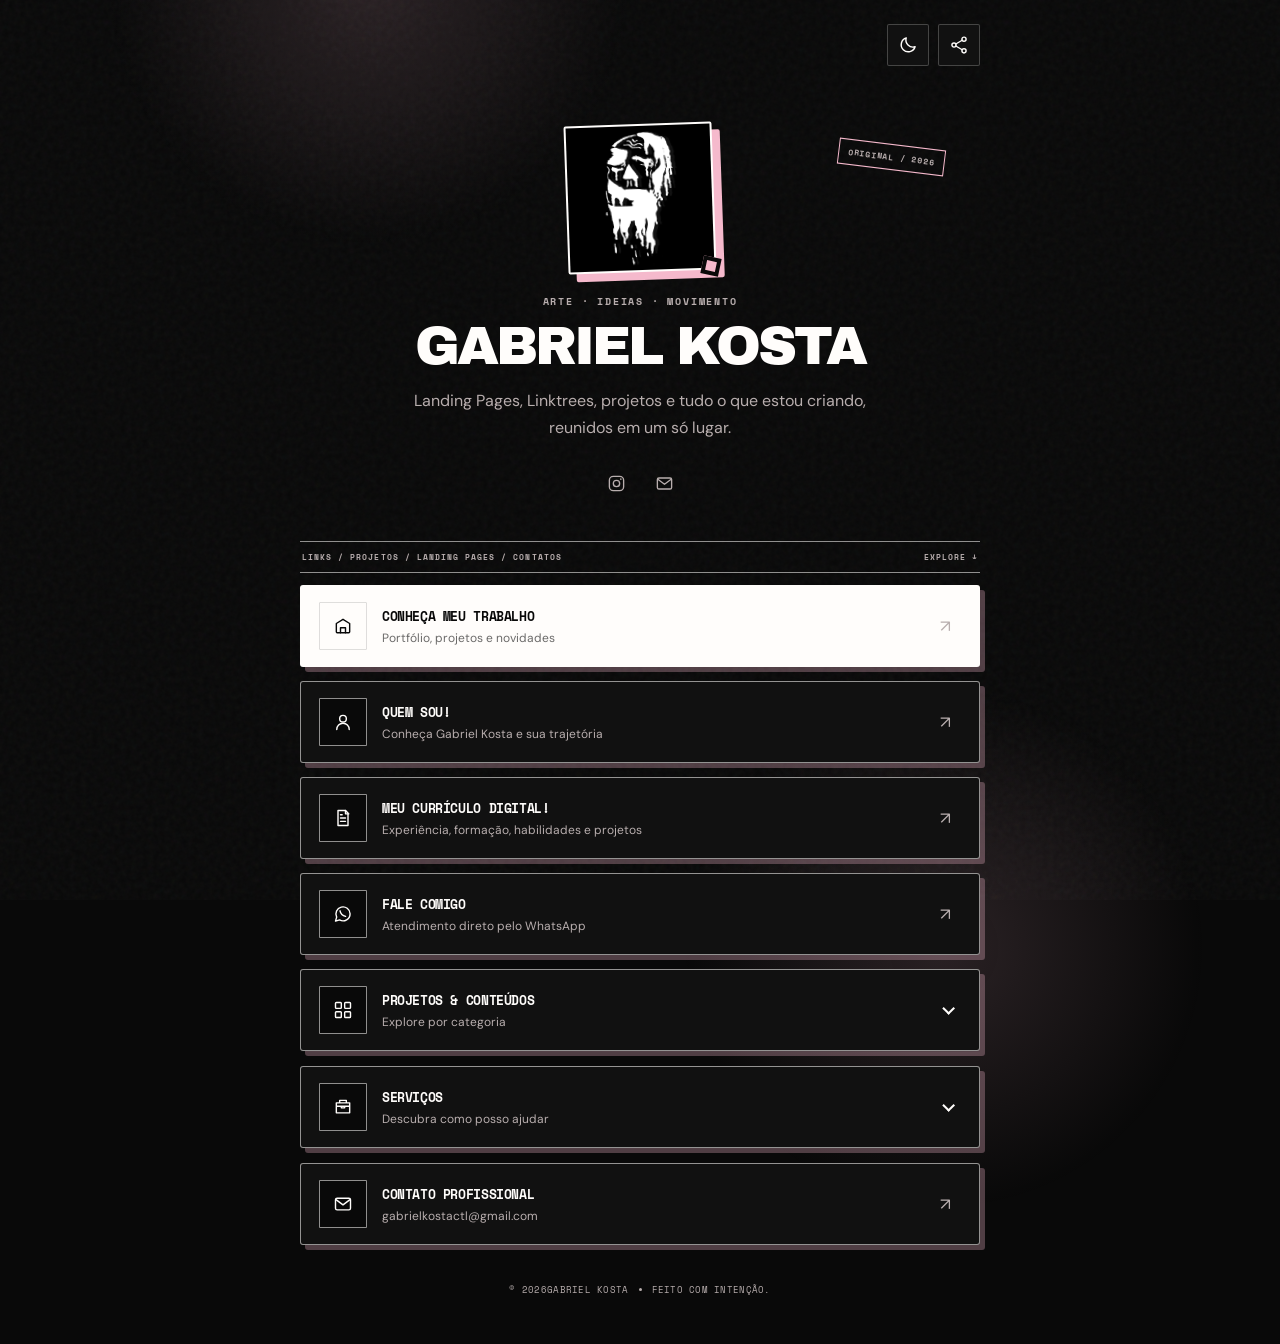
<file: index.html>
<!doctype html>
<html lang="pt-BR">
  <head>
    <meta charset="UTF-8" />
    <meta name="viewport" content="width=device-width, initial-scale=1.0" />
    <meta name="description" content="Todos os meus links importantes em um só lugar." />
    <meta name="theme-color" content="#090909" />
    <link rel="icon" type="image/png" href="LOGO_MINHA_FUNDO_TRANSPARENTE.png" />
    <link rel="apple-touch-icon" href="LOGO_MINHA_FUNDO_TRANSPARENTE.png" />
    <title>Linktree — GABRIELKOSTA</title>
    <link rel="stylesheet" href="styles.css" />
    <script src="script.js" defer></script>
  </head>
  <body>
    <div class="ambient ambient--one" aria-hidden="true"></div>
    <div class="ambient ambient--two" aria-hidden="true"></div>

    <main class="page-shell">
      <nav class="topbar topbar--actions-only" aria-label="Ações da página">
        <div class="topbar__actions">
          <button class="icon-button" id="theme-toggle" type="button" aria-label="Alternar tema" title="Alternar tema">
            <svg class="icon icon--moon" viewBox="0 0 24 24" aria-hidden="true"><path d="M20.5 14.1A8.5 8.5 0 0 1 9.9 3.5 8.5 8.5 0 1 0 20.5 14.1Z" /></svg>
            <svg class="icon icon--sun" viewBox="0 0 24 24" aria-hidden="true"><circle cx="12" cy="12" r="3.5"/><path d="M12 2v2M12 20v2M4.93 4.93l1.42 1.42M17.65 17.65l1.42 1.42M2 12h2M20 12h2M4.93 19.07l1.42-1.42M17.65 6.35l1.42-1.42"/></svg>
          </button>
          <button class="icon-button" id="share-button" type="button" aria-label="Compartilhar página" title="Compartilhar">
            <svg class="icon" viewBox="0 0 24 24" aria-hidden="true"><circle cx="18" cy="5" r="2.5"/><circle cx="6" cy="12" r="2.5"/><circle cx="18" cy="19" r="2.5"/><path d="m8.2 10.8 7.6-4.5M8.2 13.2l7.6 4.5"/></svg>
          </button>
        </div>
      </nav>

      <section class="profile" id="inicio" aria-labelledby="profile-name">
        <div class="profile-stamp" aria-hidden="true">ORIGINAL / 2026</div>
        <div class="avatar-wrap">
          <div class="avatar">
            <img src="LOGO_MINHA.png" alt="Logo da marca: caveira em estilo de tinta escorrida" />
          </div>
          <span class="status-dot" title="Disponível para projetos"></span>
        </div>
        <p class="eyebrow">ARTE · IDEIAS · MOVIMENTO</p>
        <h1 id="profile-name">GABRIEL KOSTA</h1>
        <p class="bio">Landing Pages, Linktrees, projetos e tudo o que estou criando, reunidos em um só lugar.</p>
        <div class="socials" aria-label="Redes sociais">
          <a href="https://www.instagram.com/gabr_costk?igsh=Njc0djJkcWVncm9t" target="_blank" rel="noreferrer" aria-label="Instagram">
            <svg class="icon" viewBox="0 0 24 24" aria-hidden="true"><rect x="3" y="3" width="18" height="18" rx="5"/><circle cx="12" cy="12" r="4"/><circle class="fill" cx="17.5" cy="6.5" r="1"/></svg>
          </a>
          <a href="mailto:gabrielkostactl@gmail.com" aria-label="E-mail">
            <svg class="icon" viewBox="0 0 24 24" aria-hidden="true"><rect x="3" y="5" width="18" height="14" rx="2"/><path d="m4 7 8 6 8-6"/></svg>
          </a>
        </div>
      </section>

      <div class="section-heading" aria-hidden="true">
        <span>LINKS / PROJETOS / LANDING PAGES / CONTATOS</span>
        <span>EXPLORE ↓</span>
      </div>

      <section class="links" aria-label="Meus links">
        <a class="link-card link-card--featured" href="portfolio.html" target="_self" rel="noreferrer">
          <span class="link-card__icon">
            <svg class="icon" viewBox="0 0 24 24" aria-hidden="true"><path d="M4 19V9l8-5 8 5v10a1 1 0 0 1-1 1H5a1 1 0 0 1-1-1Z"/><path d="M9 20v-6h6v6"/></svg>
          </span>
          <span class="link-card__copy"><strong>Conheça meu trabalho</strong><small>Portfólio, projetos e novidades</small></span>
          <span class="link-card__arrow" aria-hidden="true">↗</span>
        </a>

        <a class="link-card" href="quem-sou.html" target="_self" rel="noreferrer">
          <span class="link-card__icon">
            <svg class="icon" viewBox="0 0 24 24" aria-hidden="true"><circle cx="12" cy="8" r="4"/><path d="M4.5 21a7.5 7.5 0 0 1 15 0"/></svg>
          </span>
          <span class="link-card__copy"><strong>Quem sou!</strong><small>Conheça Gabriel Kosta e sua trajetória</small></span>
          <span class="link-card__arrow" aria-hidden="true">↗</span>
        </a>

        <a class="link-card" href="curriculo.html" target="_self" rel="noreferrer">
          <span class="link-card__icon">
            <svg class="icon" viewBox="0 0 24 24" aria-hidden="true"><path d="M6 3h9l3 3v15H6z"/><path d="M15 3v4h4M9 12h6M9 16h6M9 8h2"/></svg>
          </span>
          <span class="link-card__copy"><strong>Meu currículo digital!</strong><small>Experiência, formação, habilidades e projetos</small></span>
          <span class="link-card__arrow" aria-hidden="true">↗</span>
        </a>

        <a class="link-card" href="https://wa.me/5562992181791" target="_blank" rel="noreferrer">
          <span class="link-card__icon">
            <svg class="icon" viewBox="0 0 24 24" aria-hidden="true"><path d="M20.5 11.6a8.5 8.5 0 0 1-12.6 7.5L3 20.5l1.4-4.7a8.5 8.5 0 1 1 16.1-4.2Z"/><path d="M8.4 8.2c.8 3.6 3.1 5.8 6.7 6.6"/></svg>
          </span>
          <span class="link-card__copy"><strong>Fale comigo</strong><small>Atendimento direto pelo WhatsApp</small></span>
          <span class="link-card__arrow" aria-hidden="true">↗</span>
        </a>

        <div class="accordion">
          <button class="link-card accordion__trigger" type="button" aria-expanded="false" aria-controls="content-projetos">
            <span class="link-card__icon">
              <svg class="icon" viewBox="0 0 24 24" aria-hidden="true"><rect x="3" y="3" width="7" height="7" rx="1"/><rect x="14" y="3" width="7" height="7" rx="1"/><rect x="3" y="14" width="7" height="7" rx="1"/><rect x="14" y="14" width="7" height="7" rx="1"/></svg>
            </span>
            <span class="link-card__copy"><strong>Projetos & conteúdos</strong><small>Explore por categoria</small></span>
            <span class="accordion__chevron" aria-hidden="true"></span>
          </button>
          <div class="accordion__content" id="content-projetos" role="region">
            <div class="accordion__inner">
              <a class="sub-link" href="https://itatilacurriculo.netlify.app/"><span><strong>Currículo digital — Itatila</strong><small>Veja o currículo digital criado para Itatila</small></span><span aria-hidden="true">↗</span></a>
              <a class="sub-link" href="https://altinacurriculo.netlify.app/"><span><strong>Currículo digital — Altina</strong><small>Veja o currículo digital criado para Altina</small></span><span aria-hidden="true">↗</span></a>
              <a class="sub-link" href="https://ageuagro.com/"><span><strong>Projeto em destaque</strong><small>Veja o resultado da página ageuagro.com</small></span><span aria-hidden="true">↗</span></a>
              <a class="sub-link" href="https://mcarsreparacaoautomotivaa.com/"><span><strong>Outro projeto que me orgulho</strong><small>Veja o resultado da página mcarsreparacaoautomotivaa.com</small></span><span aria-hidden="true">↗</span></a>
              <a class="sub-link" href="https://texaspickupcenter.com/"><span><strong>Outro projeto que me orgulho</strong><small>Veja o resultado da página texaspickupcenter.com</small></span><span aria-hidden="true">↗</span></a>
            
            </div>
          </div>
        </div>

        <div class="accordion">
          <button class="link-card accordion__trigger" type="button" aria-expanded="false" aria-controls="content-servicos">
            <span class="link-card__icon">
              <svg class="icon" viewBox="0 0 24 24" aria-hidden="true"><path d="M4 7h16v12H4zM8 7V4h8v3M4 11h16M10 11v2h4v-2"/></svg>
            </span>
            <span class="link-card__copy"><strong>Serviços</strong><small>Descubra como posso ajudar</small></span>
            <span class="accordion__chevron" aria-hidden="true"></span>
          </button>
          <div class="accordion__content" id="content-servicos" role="region">
            <div class="accordion__inner">
              <a class="sub-link" href="https://wa.me/5562992181791?text=Ol%C3%A1%2C%20quero%20uma%20Landing%20Page!" target="_blank" rel="noreferrer"><span><strong>Criação de Landing pages</strong><small>Uma Landing Page customizada para você</small></span><span aria-hidden="true">↗</span></a>
              <a class="sub-link" href="https://wa.me/5562992181791?text=Ol%C3%A1%2C%20quero%20um%20curr%C3%ADculo%20digital!" target="_blank" rel="noreferrer"><span><strong>Criação de currículos digitais</strong><small>Um currículo moderno, personalizado e fácil de compartilhar</small></span><span aria-hidden="true">↗</span></a>
              <a class="sub-link" href="https://wa.me/5562992181791?text=Ol%C3%A1%2C%20quero%20uma%20P%C3%A1gina%20de%20Vendas!" target="_blank" rel="noreferrer"><span><strong>Criação de Páginas de Vendas</strong><small>Uma página de Pré venda com seus produtos anunciados que mostram o que o cliente tem interesse</small></span><span aria-hidden="true">↗</span></a>
              <a class="sub-link" href="https://wa.me/5562992181791?text=Ol%C3%A1%2C%20quero%20uma%20LinkTree!" target="_blank" rel="noreferrer"><span><strong>Criação de LinkTrees</strong><small>Uma LinkTree tão bonita como essa, com certeza!</small></span><span aria-hidden="true">↗</span></a>
              <a class="sub-link" href="https://wa.me/5562992181791?text=Ol%C3%A1%2C%20quero%20uma%20consultoria%20para%20CRM%20Empresarial!" target="_blank" rel="noreferrer"><span><strong>Consultoria para CRM Empresarial</strong><small>Te ensino a como estruturar um CRM que se enquadre perfeitamente para sua empresa</small></span><span aria-hidden="true">↗</span></a>
            </div>
          </div>
        </div>

        <a class="link-card" href="mailto:gabrielkostactl@gmail.com">
          <span class="link-card__icon">
            <svg class="icon" viewBox="0 0 24 24" aria-hidden="true"><rect x="3" y="5" width="18" height="14" rx="2"/><path d="m4 7 8 6 8-6"/></svg>
          </span>
          <span class="link-card__copy"><strong>Contato profissional</strong><small>gabrielkostactl@gmail.com</small></span>
          <span class="link-card__arrow" aria-hidden="true">↗</span>
        </a>
      </section>

      <footer>
        <span>© <span id="current-year"></span>Gabriel Kosta</span>
        <span class="footer-dot" aria-hidden="true"></span>
        <span>Feito com intenção.</span>
      </footer>
    </main>

    <div class="toast" id="toast" role="status" aria-live="polite">Link copiado!</div>
  </body>
</html>
</file>
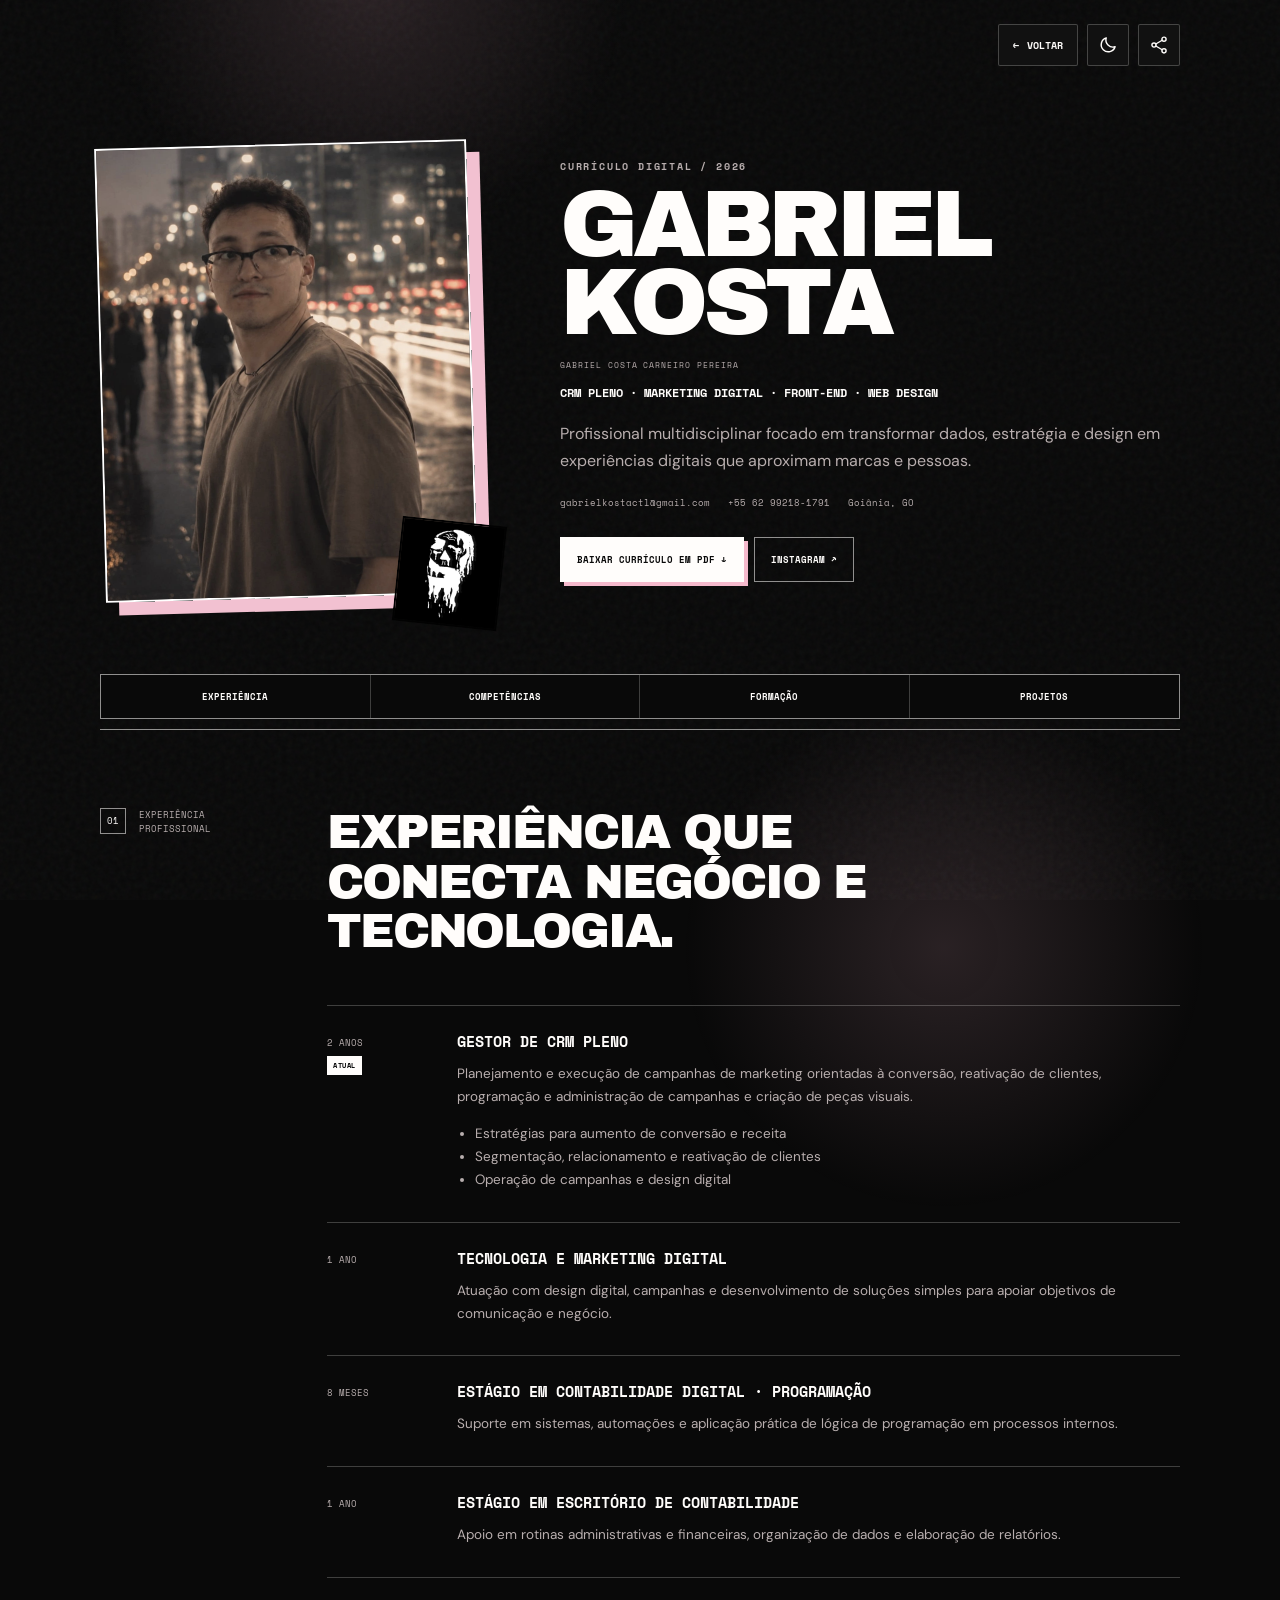
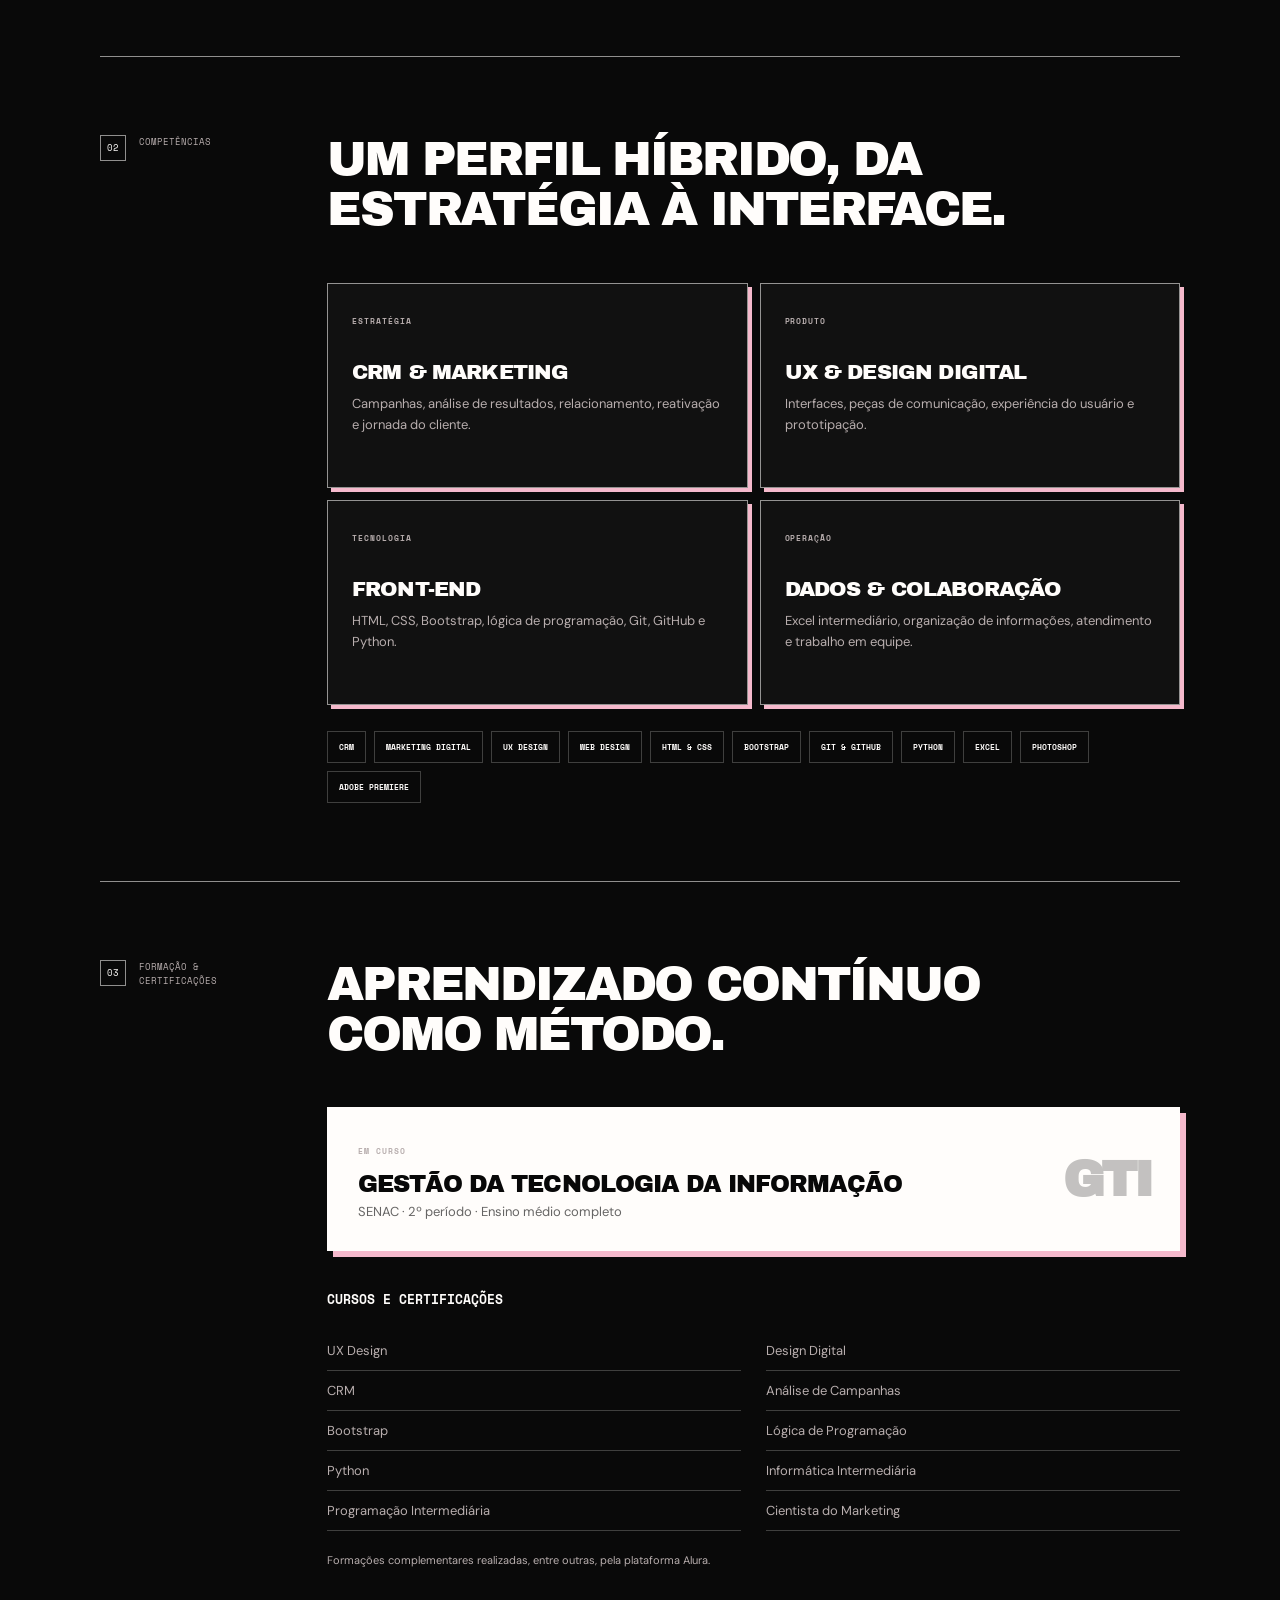
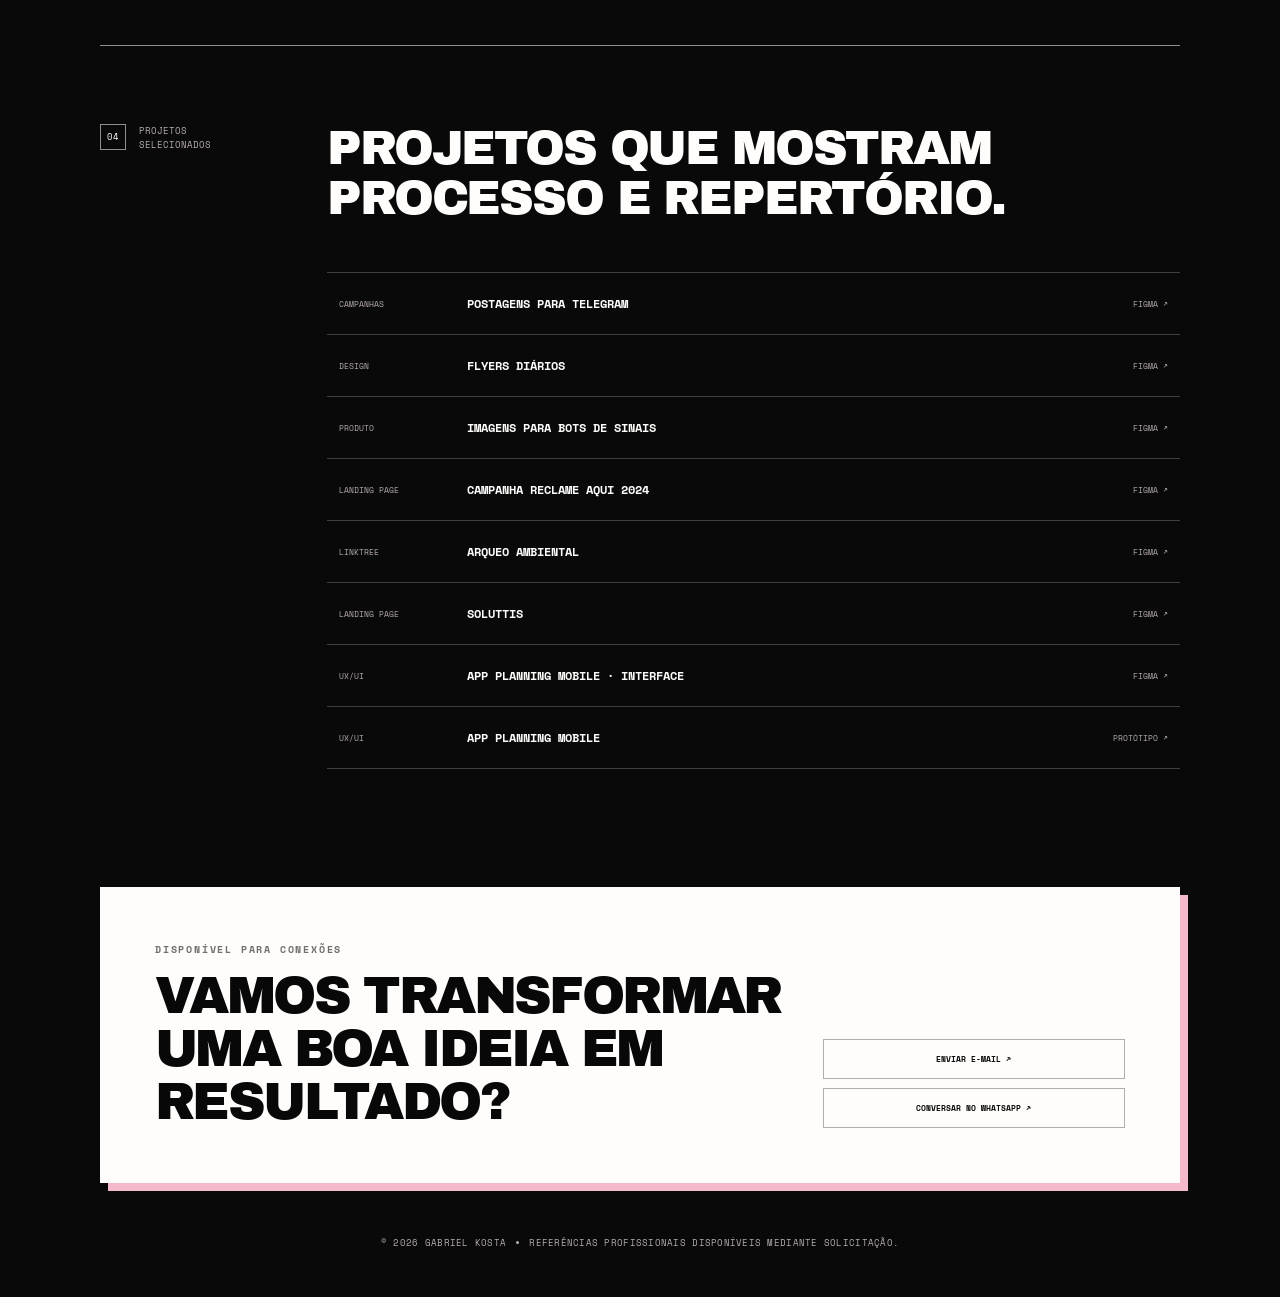
<file: curriculo.html>
<!doctype html>
<html lang="pt-BR">
  <head>
    <meta charset="UTF-8" />
    <meta name="viewport" content="width=device-width, initial-scale=1.0" />
    <meta name="description" content="Currículo digital de Gabriel Kosta: CRM, marketing digital, desenvolvimento front-end e web design." />
    <meta name="theme-color" content="#090909" />
    <link rel="icon" type="image/png" href="LOGO_MINHA.png" />
    <link rel="apple-touch-icon" href="LOGO_MINHA.png" />
    <title>Currículo digital — Gabriel Kosta</title>
    <link rel="stylesheet" href="styles.css" />
    <script src="script.js" defer></script>
  </head>
  <body>
    <div class="ambient ambient--one" aria-hidden="true"></div>
    <div class="ambient ambient--two" aria-hidden="true"></div>

    <main class="resume-shell">
      <nav class="topbar topbar--actions-only resume-topbar" aria-label="Ações do currículo">
        <div class="topbar__actions">
          <a class="back-button" href="index.html"><span aria-hidden="true">←</span> Voltar</a>
          <button class="icon-button" id="theme-toggle" type="button" aria-label="Alternar tema" title="Alternar tema">
            <svg class="icon icon--moon" viewBox="0 0 24 24" aria-hidden="true"><path d="M20.5 14.1A8.5 8.5 0 0 1 9.9 3.5 8.5 8.5 0 1 0 20.5 14.1Z" /></svg>
            <svg class="icon icon--sun" viewBox="0 0 24 24" aria-hidden="true"><circle cx="12" cy="12" r="3.5"/><path d="M12 2v2M12 20v2M4.93 4.93l1.42 1.42M17.65 17.65l1.42 1.42M2 12h2M20 12h2M4.93 19.07l1.42-1.42M17.65 6.35l1.42-1.42"/></svg>
          </button>
          <button class="icon-button" id="share-button" type="button" aria-label="Compartilhar currículo" title="Compartilhar">
            <svg class="icon" viewBox="0 0 24 24" aria-hidden="true"><circle cx="18" cy="5" r="2.5"/><circle cx="6" cy="12" r="2.5"/><circle cx="18" cy="19" r="2.5"/><path d="m8.2 10.8 7.6-4.5M8.2 13.2l7.6 4.5"/></svg>
          </button>
        </div>
      </nav>

      <header class="resume-hero">
        <div class="resume-hero__photo">
          <img src="EU.jpg" alt="Retrato profissional de Gabriel Kosta" />
          <img class="resume-hero__mark" src="LOGO_MINHA.png" alt="" aria-hidden="true" />
        </div>
        <div class="resume-hero__content">
          <p class="eyebrow">CURRÍCULO DIGITAL / 2026</p>
          <h1>Gabriel<br />Kosta</h1>
          <p class="resume-legal-name">Gabriel Costa Carneiro Pereira</p>
          <p class="resume-role">CRM Pleno · Marketing Digital · Front-end · Web Design</p>
          <p class="resume-summary">Profissional multidisciplinar focado em transformar dados, estratégia e design em experiências digitais que aproximam marcas e pessoas.</p>
          <div class="resume-contact">
            <a href="mailto:gabrielkostactl@gmail.com">gabrielkostactl@gmail.com</a>
            <a href="https://wa.me/5562992181791" target="_blank" rel="noreferrer">+55 62 99218-1791</a>
            <span>Goiânia, GO</span>
          </div>
          <div class="resume-actions">
            <a class="resume-actions__primary" href="Gabriel Costa Curriculo-2.pdf" download>Baixar currículo em PDF ↓</a>
            <a href="https://www.instagram.com/gabr_costk" target="_blank" rel="noreferrer">Instagram ↗</a>
          </div>
        </div>
      </header>

      <nav class="resume-nav" aria-label="Seções do currículo">
        <a href="#experiencia">Experiência</a><a href="#competencias">Competências</a><a href="#formacao">Formação</a><a href="#projetos">Projetos</a>
      </nav>

      <section class="resume-section" id="experiencia" aria-labelledby="experiencia-title">
        <aside><span>01</span><p>Experiência<br />profissional</p></aside>
        <div class="resume-section__content">
          <h2 id="experiencia-title">Experiência que conecta negócio e tecnologia.</h2>
          <div class="career-list">
            <article class="career-item"><div class="career-item__meta"><span>2 anos</span><strong>Atual</strong></div><div><h3>Gestor de CRM Pleno</h3><p>Planejamento e execução de campanhas de marketing orientadas à conversão, reativação de clientes, programação e administração de campanhas e criação de peças visuais.</p><ul><li>Estratégias para aumento de conversão e receita</li><li>Segmentação, relacionamento e reativação de clientes</li><li>Operação de campanhas e design digital</li></ul></div></article>
            <article class="career-item"><div class="career-item__meta"><span>1 ano</span></div><div><h3>Tecnologia e Marketing Digital</h3><p>Atuação com design digital, campanhas e desenvolvimento de soluções simples para apoiar objetivos de comunicação e negócio.</p></div></article>
            <article class="career-item"><div class="career-item__meta"><span>8 meses</span></div><div><h3>Estágio em Contabilidade Digital · Programação</h3><p>Suporte em sistemas, automações e aplicação prática de lógica de programação em processos internos.</p></div></article>
            <article class="career-item"><div class="career-item__meta"><span>1 ano</span></div><div><h3>Estágio em Escritório de Contabilidade</h3><p>Apoio em rotinas administrativas e financeiras, organização de dados e elaboração de relatórios.</p></div></article>
          </div>
        </div>
      </section>

      <section class="resume-section" id="competencias" aria-labelledby="competencias-title">
        <aside><span>02</span><p>Competências</p></aside>
        <div class="resume-section__content">
          <h2 id="competencias-title">Um perfil híbrido, da estratégia à interface.</h2>
          <div class="competency-grid">
            <article><span>ESTRATÉGIA</span><h3>CRM & Marketing</h3><p>Campanhas, análise de resultados, relacionamento, reativação e jornada do cliente.</p></article>
            <article><span>PRODUTO</span><h3>UX & Design Digital</h3><p>Interfaces, peças de comunicação, experiência do usuário e prototipação.</p></article>
            <article><span>TECNOLOGIA</span><h3>Front-end</h3><p>HTML, CSS, Bootstrap, lógica de programação, Git, GitHub e Python.</p></article>
            <article><span>OPERAÇÃO</span><h3>Dados & Colaboração</h3><p>Excel intermediário, organização de informações, atendimento e trabalho em equipe.</p></article>
          </div>
          <div class="skill-cloud" aria-label="Lista de habilidades"><span>CRM</span><span>Marketing Digital</span><span>UX Design</span><span>Web Design</span><span>HTML & CSS</span><span>Bootstrap</span><span>Git & GitHub</span><span>Python</span><span>Excel</span><span>Photoshop</span><span>Adobe Premiere</span></div>
        </div>
      </section>

      <section class="resume-section" id="formacao" aria-labelledby="formacao-title">
        <aside><span>03</span><p>Formação &<br />certificações</p></aside>
        <div class="resume-section__content">
          <h2 id="formacao-title">Aprendizado contínuo como método.</h2>
          <article class="education-card"><div><span>EM CURSO</span><h3>Gestão da Tecnologia da Informação</h3><p>SENAC · 2º período · Ensino médio completo</p></div><strong>GTI</strong></article>
          <div class="courses"><h3>Cursos e certificações</h3><ul><li>UX Design</li><li>Design Digital</li><li>CRM</li><li>Análise de Campanhas</li><li>Bootstrap</li><li>Lógica de Programação</li><li>Python</li><li>Informática Intermediária</li><li>Programação Intermediária</li><li>Cientista do Marketing</li></ul><p>Formações complementares realizadas, entre outras, pela plataforma Alura.</p></div>
        </div>
      </section>

      <section class="resume-section" id="projetos" aria-labelledby="projetos-title">
        <aside><span>04</span><p>Projetos<br />selecionados</p></aside>
        <div class="resume-section__content">
          <h2 id="projetos-title">Projetos que mostram processo e repertório.</h2>
          <div class="portfolio-list">
            <a href="https://www.figma.com/design/GNxEkThnN1ASRh6mcghQVB/LP-CASSINO-TELEGRAM-B2XBET?node-id=0-1" target="_blank" rel="noreferrer"><span>Campanhas</span><strong>Postagens para Telegram</strong><em>Figma ↗</em></a>
            <a href="https://www.figma.com/design/XONp0iEWPkWLWHeSOLCSJD/Modelos-Flyers-di%C3%A1rios?node-id=0-1" target="_blank" rel="noreferrer"><span>Design</span><strong>Flyers diários</strong><em>Figma ↗</em></a>
            <a href="https://www.figma.com/design/quxg5RMnySAW9eNPI8fEet/FOTOS-DE-BOTS---B2XBET?node-id=0-1" target="_blank" rel="noreferrer"><span>Produto</span><strong>Imagens para bots de sinais</strong><em>Figma ↗</em></a>
            <a href="https://www.figma.com/design/TF2F96Vv0Jakp9t3J1NPMA/LP-Vote-Reclame-Aqui?node-id=0-1" target="_blank" rel="noreferrer"><span>Landing page</span><strong>Campanha Reclame Aqui 2024</strong><em>Figma ↗</em></a>
            <a href="https://www.figma.com/design/FA7lV0vv6DkavTv9SUylVP/Arqueo-Ambiental-Linktree?node-id=0-1" target="_blank" rel="noreferrer"><span>Linktree</span><strong>Arqueo Ambiental</strong><em>Figma ↗</em></a>
            <a href="https://www.figma.com/design/fbdaPclXO94jmyVk4o2q4t/Soluttis?node-id=0-1" target="_blank" rel="noreferrer"><span>Landing page</span><strong>Soluttis</strong><em>Figma ↗</em></a>
            <a href="https://www.figma.com/design/k3ZLUusB1BYuYh1WAF1rBi/App-Planning---Mobile-feito-por-mim?node-id=0-1" target="_blank" rel="noreferrer"><span>UX/UI</span><strong>App Planning Mobile · Interface</strong><em>Figma ↗</em></a>
            <a href="https://www.figma.com/proto/k3ZLUusB1BYuYh1WAF1rBi/App-Planning---Mobile-feito-por-mim?node-id=1-3089&amp;p=f&amp;scaling=scale-down&amp;content-scaling=fixed&amp;page-id=0%3A1&amp;starting-point-node-id=1%3A3089" target="_blank" rel="noreferrer"><span>UX/UI</span><strong>App Planning Mobile</strong><em>Protótipo ↗</em></a>
          </div>
        </div>
      </section>

      <section class="resume-closing">
        <div><p class="eyebrow">DISPONÍVEL PARA CONEXÕES</p><h2>Vamos transformar uma boa ideia em resultado?</h2></div>
        <div class="resume-closing__actions"><a href="mailto:gabrielkostactl@gmail.com">Enviar e-mail ↗</a><a href="https://wa.me/5562992181791?text=Ol%C3%A1%2C%20Gabriel!%20Vi%20seu%20curr%C3%ADculo%20digital%20e%20gostaria%20de%20conversar." target="_blank" rel="noreferrer">Conversar no WhatsApp ↗</a></div>
      </section>

      <footer><span>© <span id="current-year"></span> Gabriel Kosta</span><span class="footer-dot" aria-hidden="true"></span><span>Referências profissionais disponíveis mediante solicitação.</span></footer>
    </main>
    <div class="toast" id="toast" role="status" aria-live="polite">Link copiado!</div>
  </body>
</html>
</file>
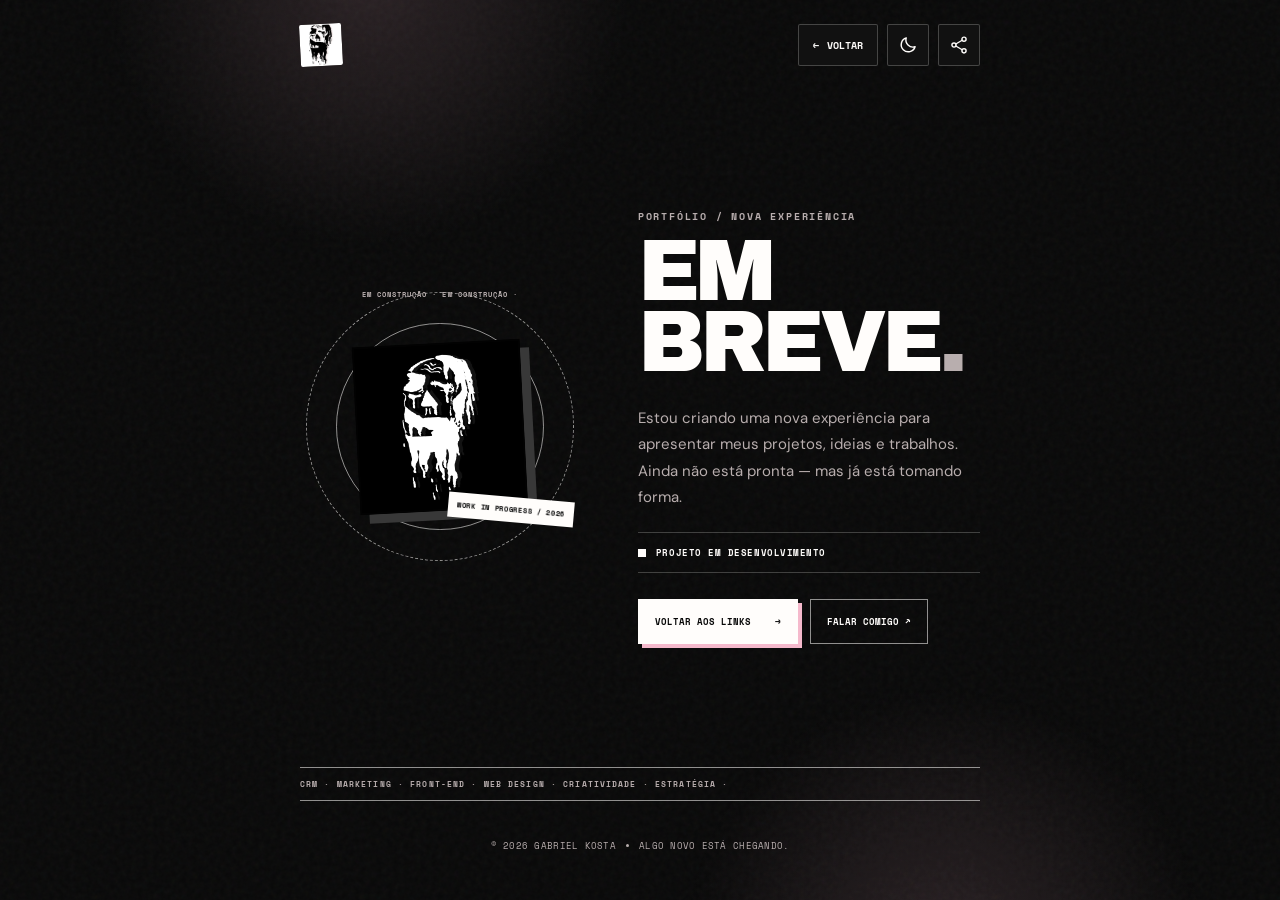
<file: em-breve.html>
<!doctype html>
<html lang="pt-BR">
  <head>
    <meta charset="UTF-8" />
    <meta name="viewport" content="width=device-width, initial-scale=1.0" />
    <meta name="description" content="O novo portfólio de Gabriel Kosta está em construção. Em breve, novos projetos estarão disponíveis." />
    <meta name="theme-color" content="#090909" />
    <link rel="icon" type="image/png" href="LOGO_MINHA_FUNDO_TRANSPARENTE.png" />
    <link rel="apple-touch-icon" href="LOGO_MINHA_FUNDO_TRANSPARENTE.png" />
    <title>Em breve — Gabriel Kosta</title>
    <link rel="stylesheet" href="styles.css" />
    <script src="script.js" defer></script>
  </head>
  <body class="coming-soon-body">
    <div class="ambient ambient--one" aria-hidden="true"></div>
    <div class="ambient ambient--two" aria-hidden="true"></div>

    <main class="page-shell coming-soon-page">
      <nav class="topbar" aria-label="Ações da página">
        <a class="brand" href="index.html" aria-label="Voltar para a página de links">
          <img src="LOGO_MINHA.png" alt="" />
        </a>
        <div class="topbar__actions">
          <a class="back-button" href="index.html"><span aria-hidden="true">←</span> Voltar</a>
          <button class="icon-button" id="theme-toggle" type="button" aria-label="Alternar tema" title="Alternar tema">
            <svg class="icon icon--moon" viewBox="0 0 24 24" aria-hidden="true"><path d="M20.5 14.1A8.5 8.5 0 0 1 9.9 3.5 8.5 8.5 0 1 0 20.5 14.1Z" /></svg>
            <svg class="icon icon--sun" viewBox="0 0 24 24" aria-hidden="true"><circle cx="12" cy="12" r="3.5"/><path d="M12 2v2M12 20v2M4.93 4.93l1.42 1.42M17.65 17.65l1.42 1.42M2 12h2M20 12h2M4.93 19.07l1.42-1.42M17.65 6.35l1.42-1.42"/></svg>
          </button>
          <button class="icon-button" id="share-button" type="button" aria-label="Compartilhar página" title="Compartilhar">
            <svg class="icon" viewBox="0 0 24 24" aria-hidden="true"><circle cx="18" cy="5" r="2.5"/><circle cx="6" cy="12" r="2.5"/><circle cx="18" cy="19" r="2.5"/><path d="m8.2 10.8 7.6-4.5M8.2 13.2l7.6 4.5"/></svg>
          </button>
        </div>
      </nav>

      <section class="coming-soon" aria-labelledby="coming-soon-title">
        <div class="coming-soon__art" aria-hidden="true">
          <span class="coming-soon__orbit">EM CONSTRUÇÃO · EM CONSTRUÇÃO ·</span>
          <img src="LOGO_MINHA.png" alt="" />
          <span class="coming-soon__label">WORK IN PROGRESS / 2026</span>
        </div>

        <div class="coming-soon__content">
          <p class="eyebrow">PORTFÓLIO / NOVA EXPERIÊNCIA</p>
          <h1 id="coming-soon-title">Em<br />breve<span>.</span></h1>
          <p>Estou criando uma nova experiência para apresentar meus projetos, ideias e trabalhos. Ainda não está pronta — mas já está tomando forma.</p>
          <div class="coming-soon__status">
            <span aria-hidden="true"></span>
            <strong>Projeto em desenvolvimento</strong>
          </div>
          <div class="coming-soon__actions">
            <a class="coming-soon__primary" href="index.html">Voltar aos links <span aria-hidden="true">→</span></a>
            <a class="coming-soon__secondary" href="https://wa.me/5562992181791">Falar comigo ↗</a>
          </div>
        </div>
      </section>

      <div class="coming-soon__ticker" aria-hidden="true">
        <span>CRM · MARKETING · FRONT-END · WEB DESIGN · CRIATIVIDADE · ESTRATÉGIA ·</span>
      </div>

      <footer>
        <span>© <span id="current-year"></span> Gabriel Kosta</span>
        <span class="footer-dot" aria-hidden="true"></span>
        <span>Algo novo está chegando.</span>
      </footer>
    </main>

    <div class="toast" id="toast" role="status" aria-live="polite">Link copiado!</div>
  </body>
</html>
</file>
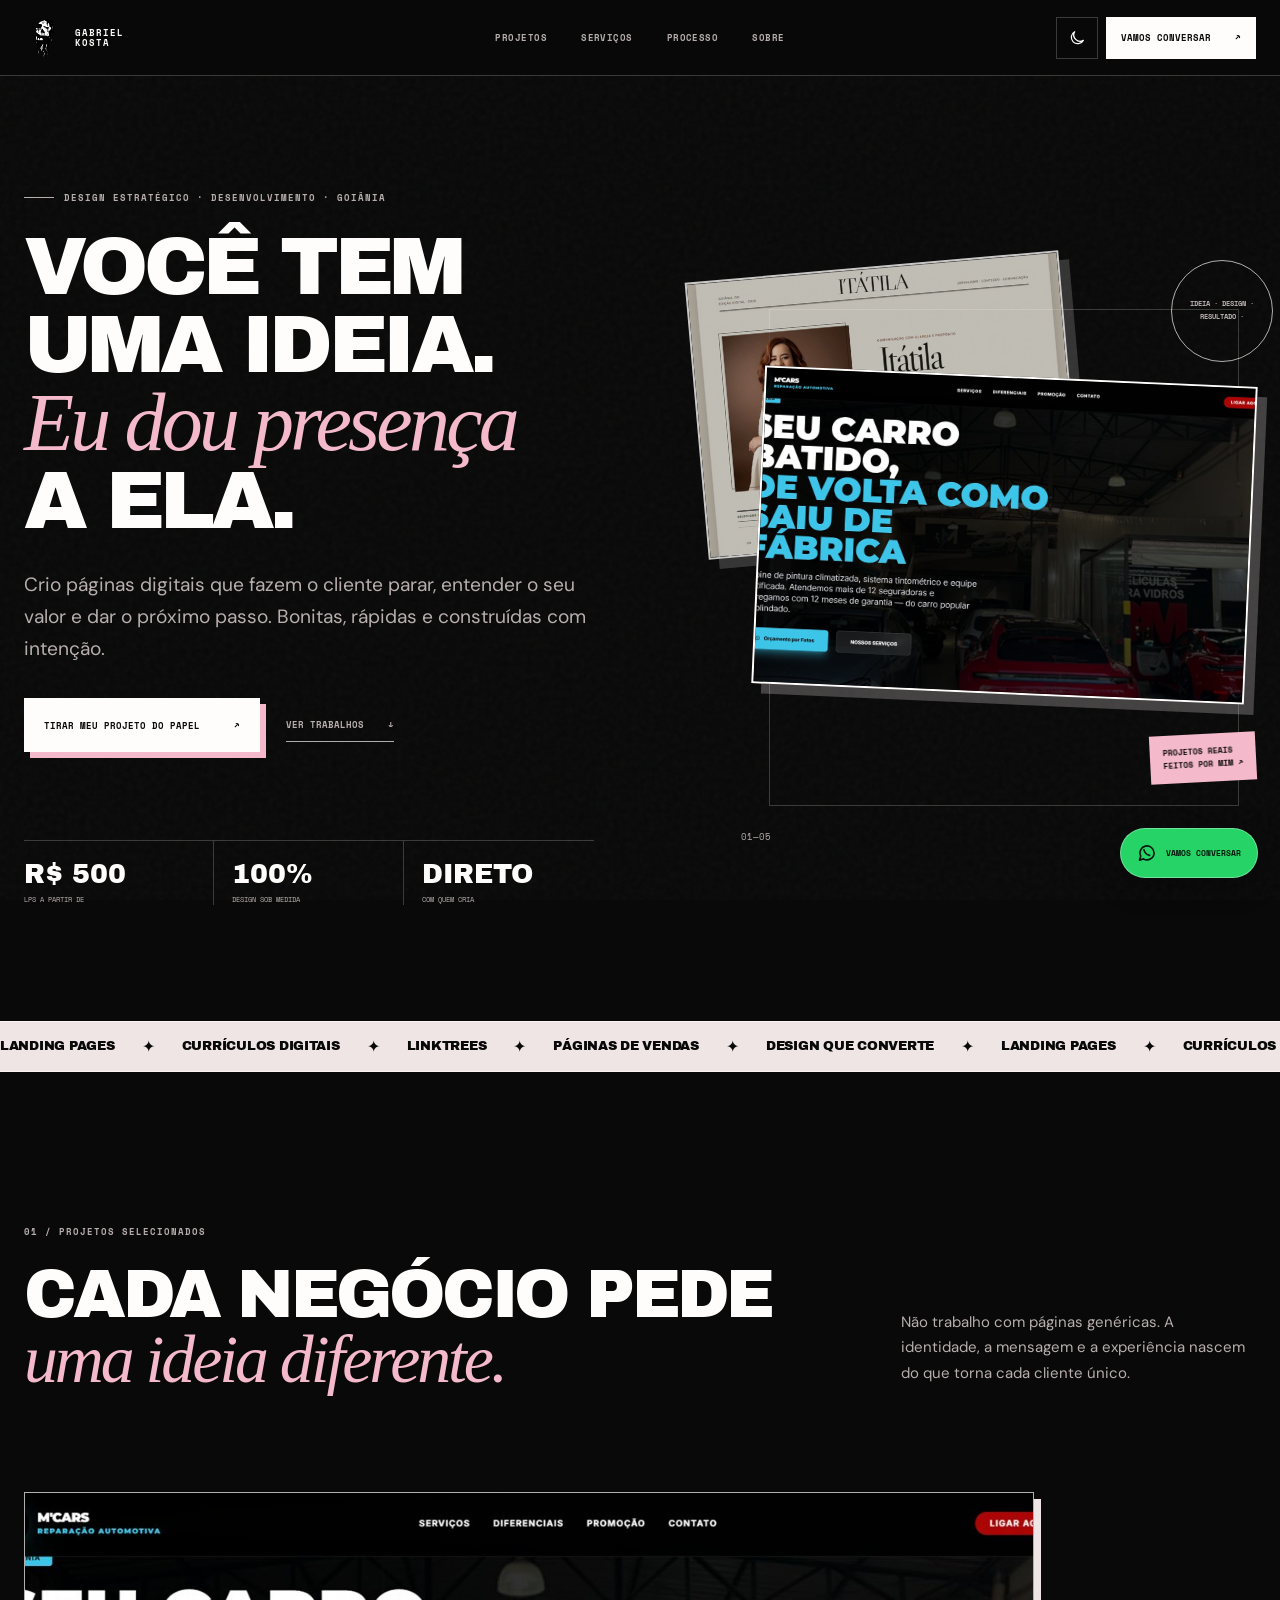
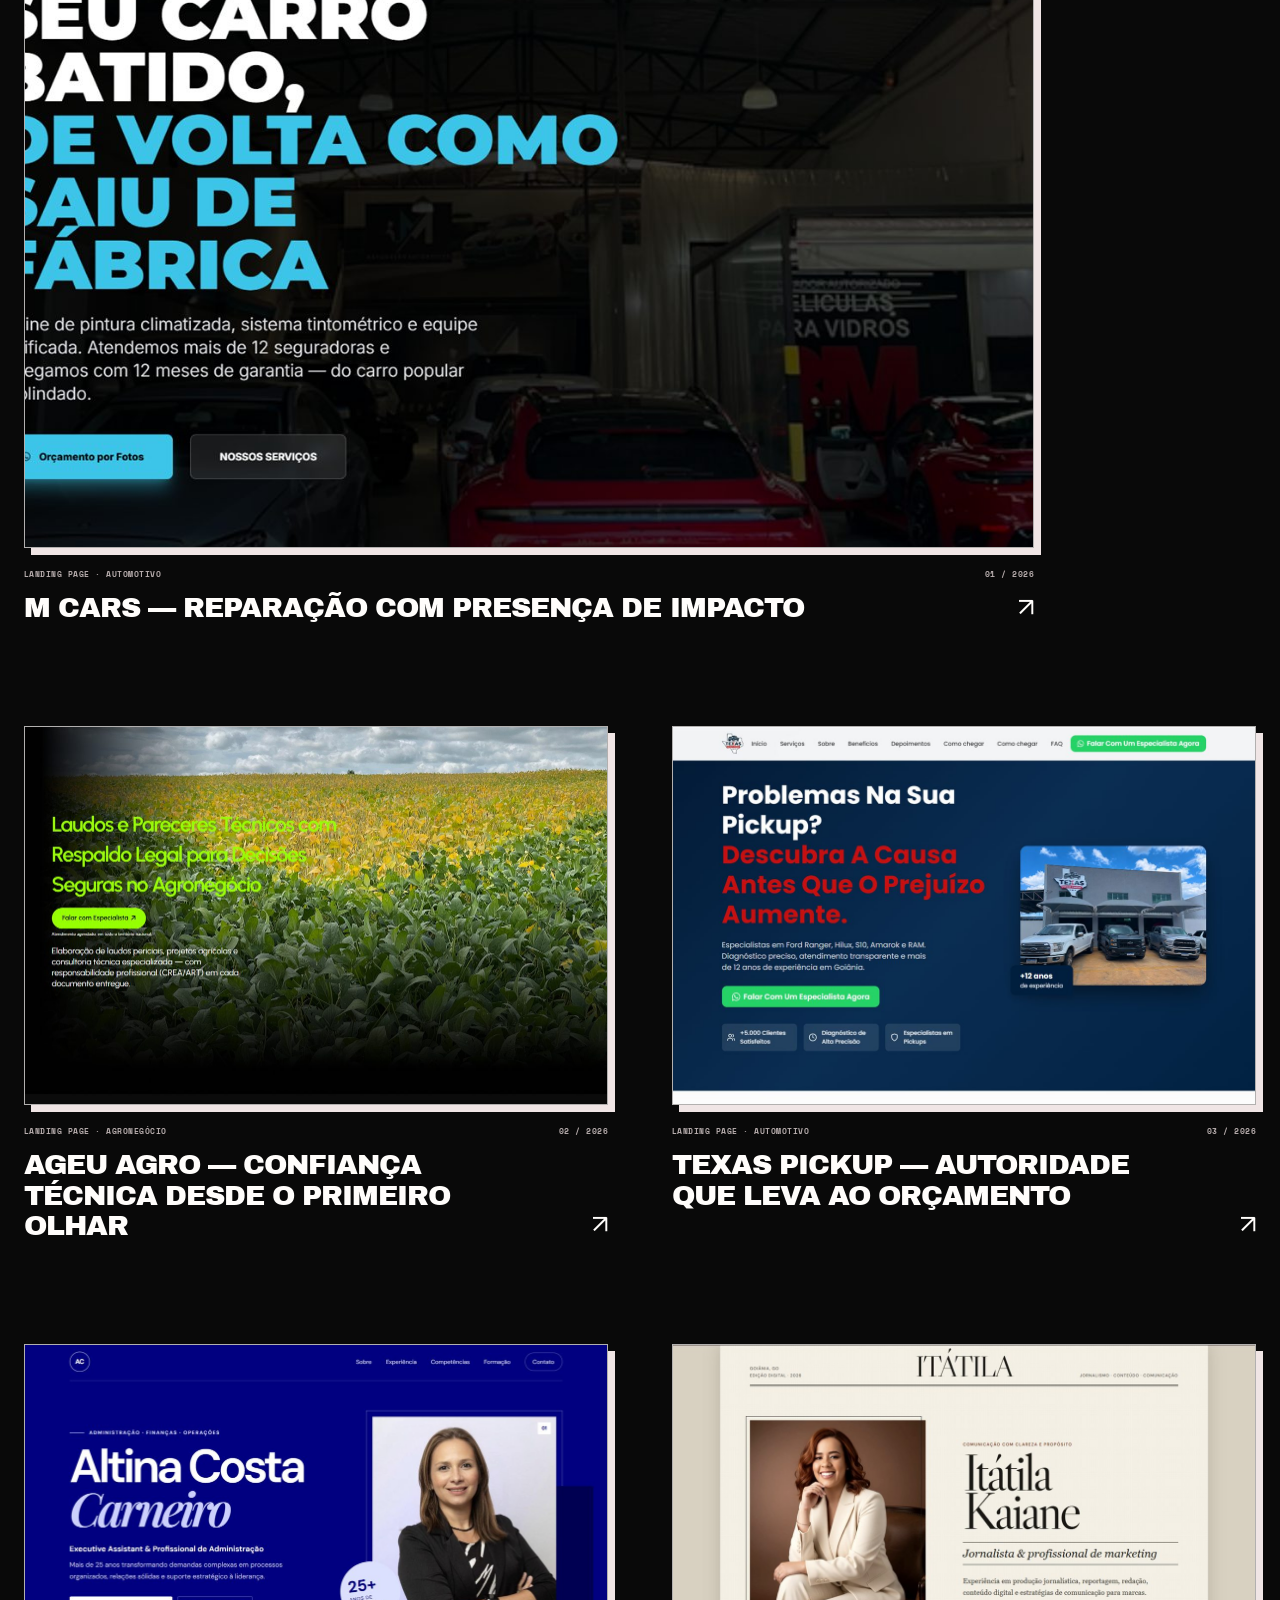
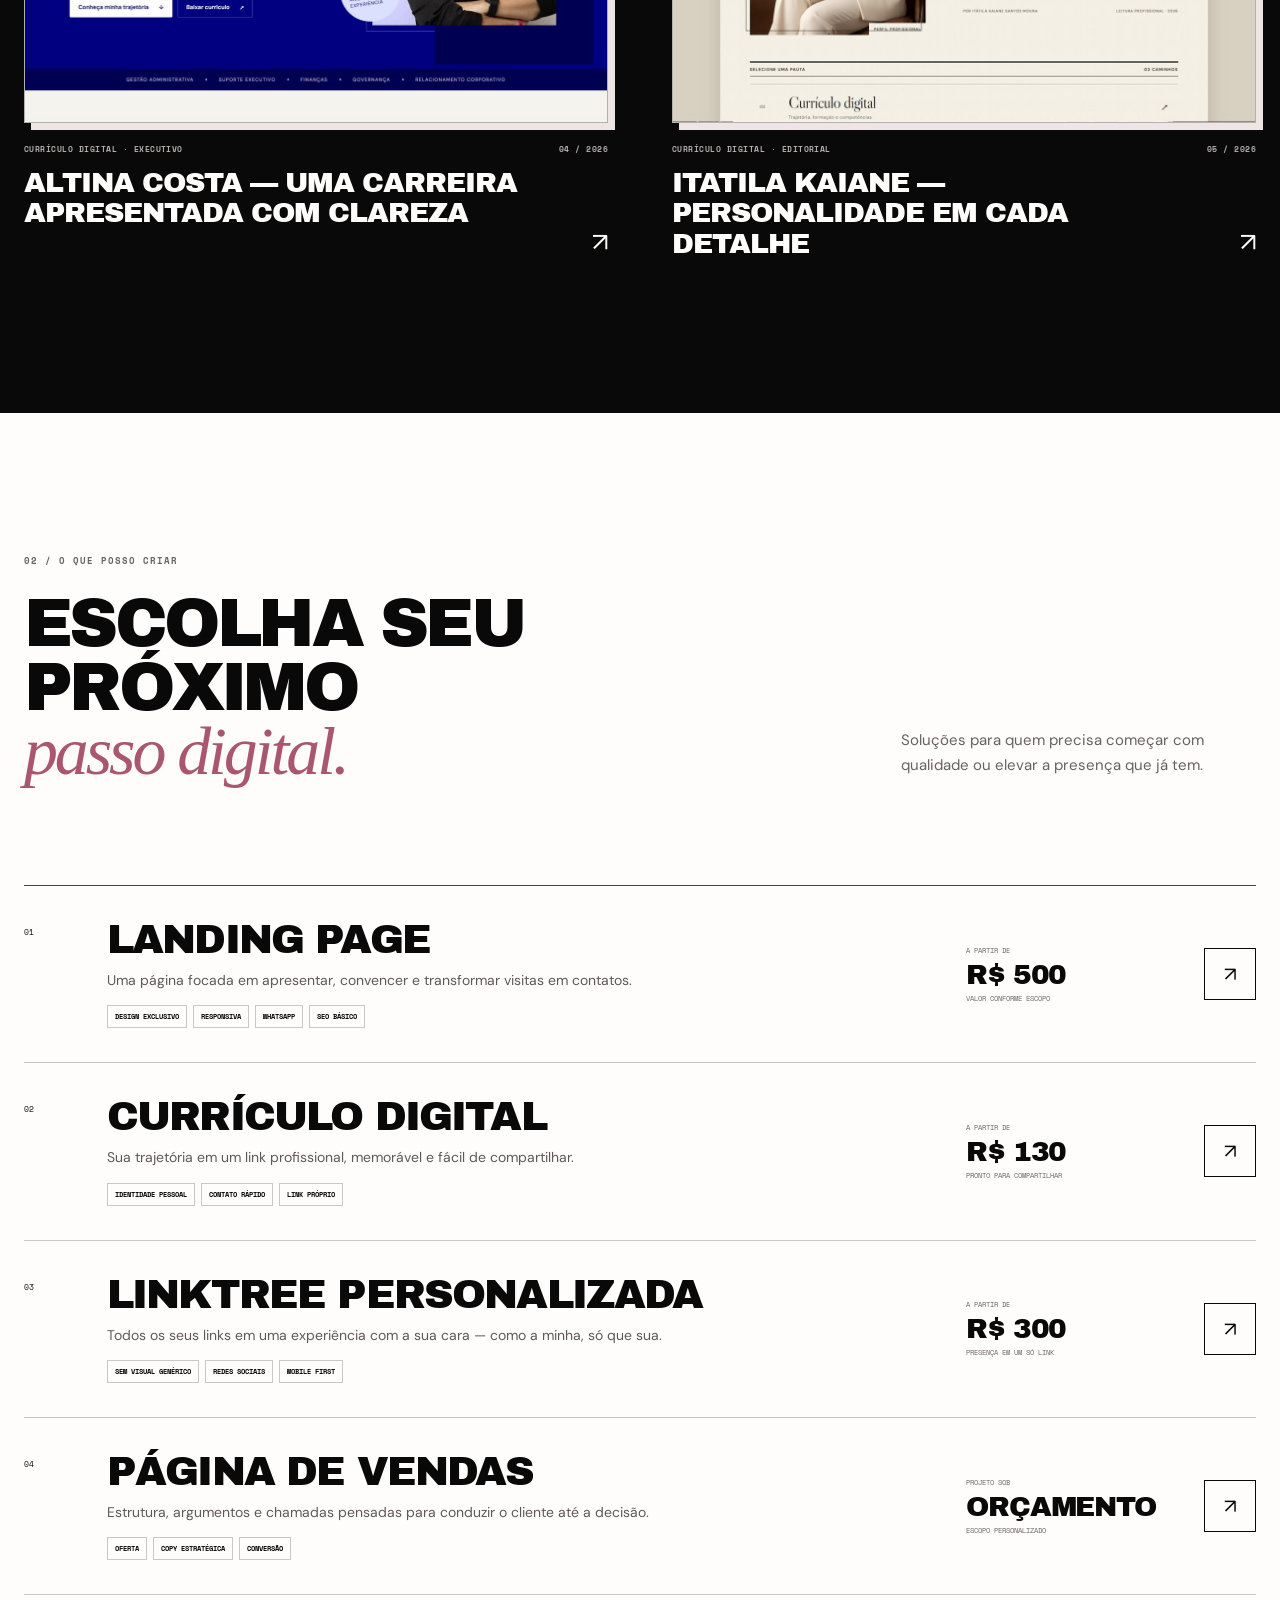
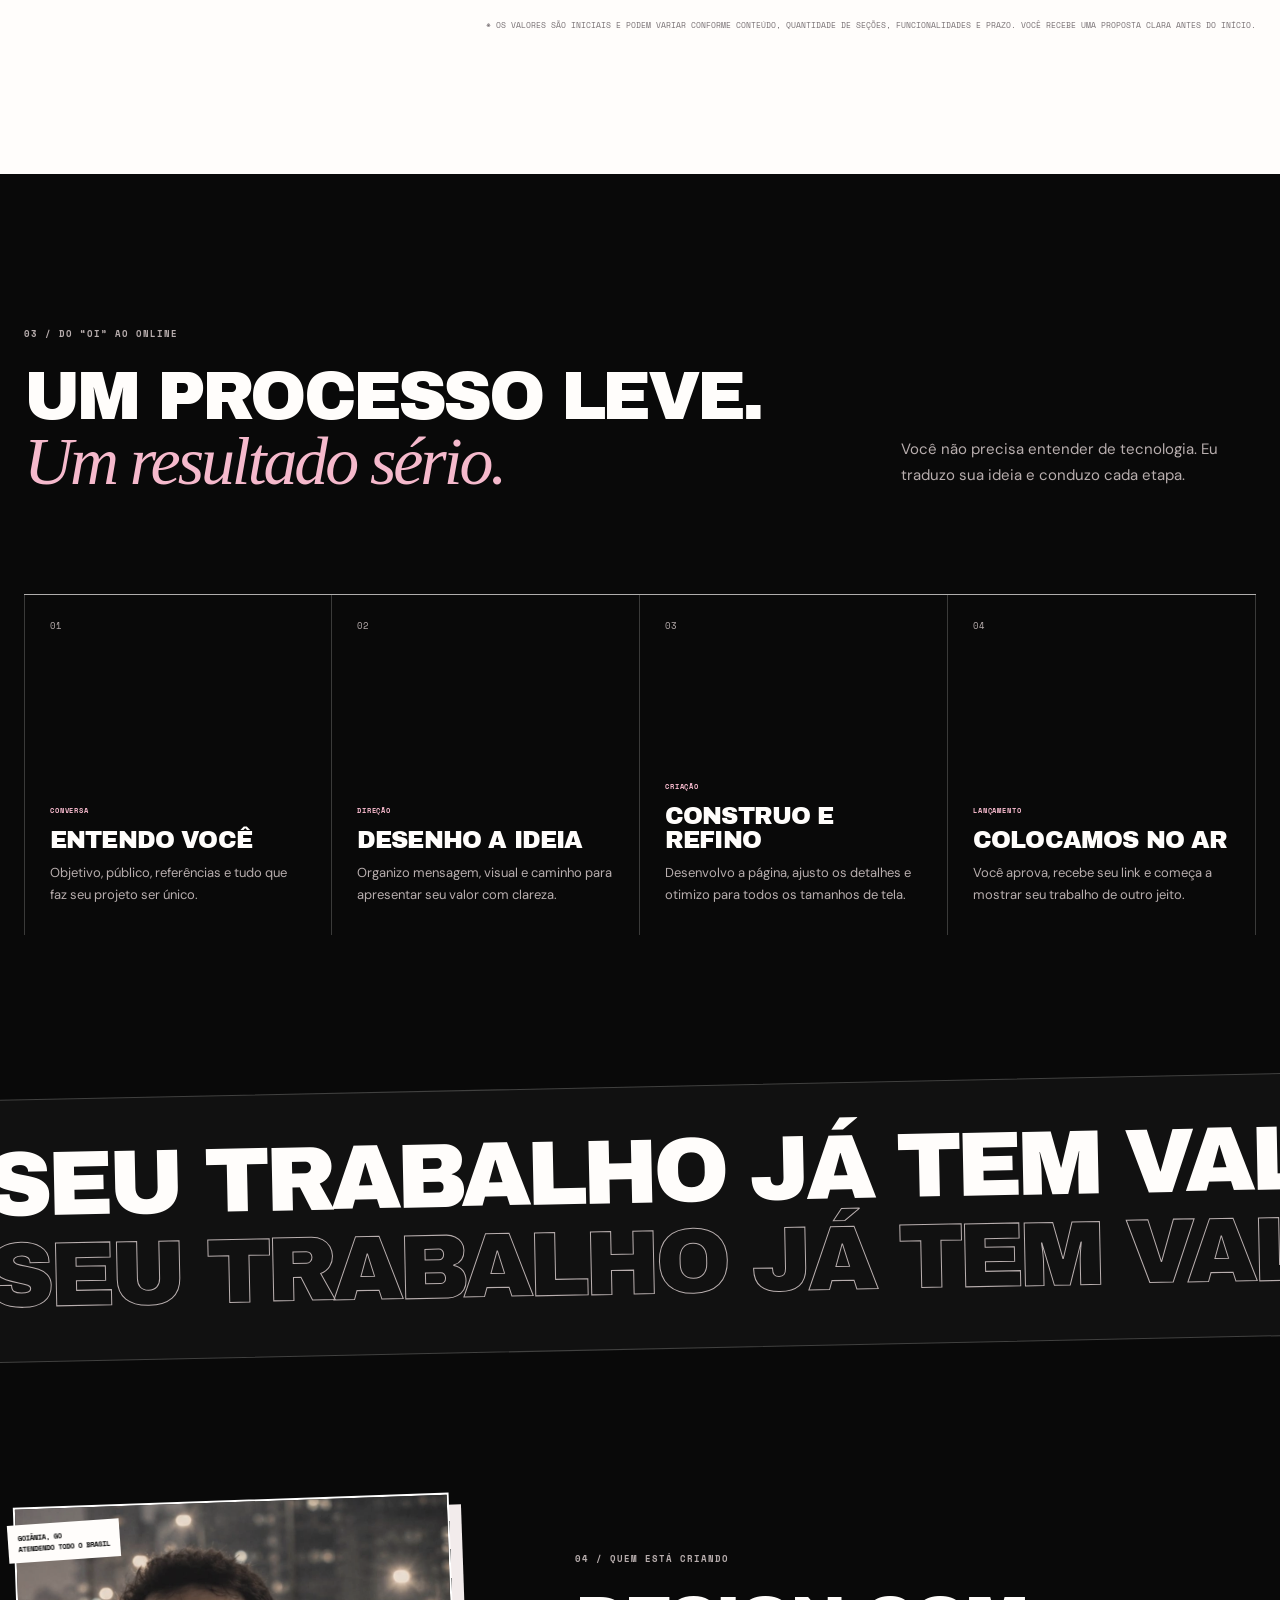
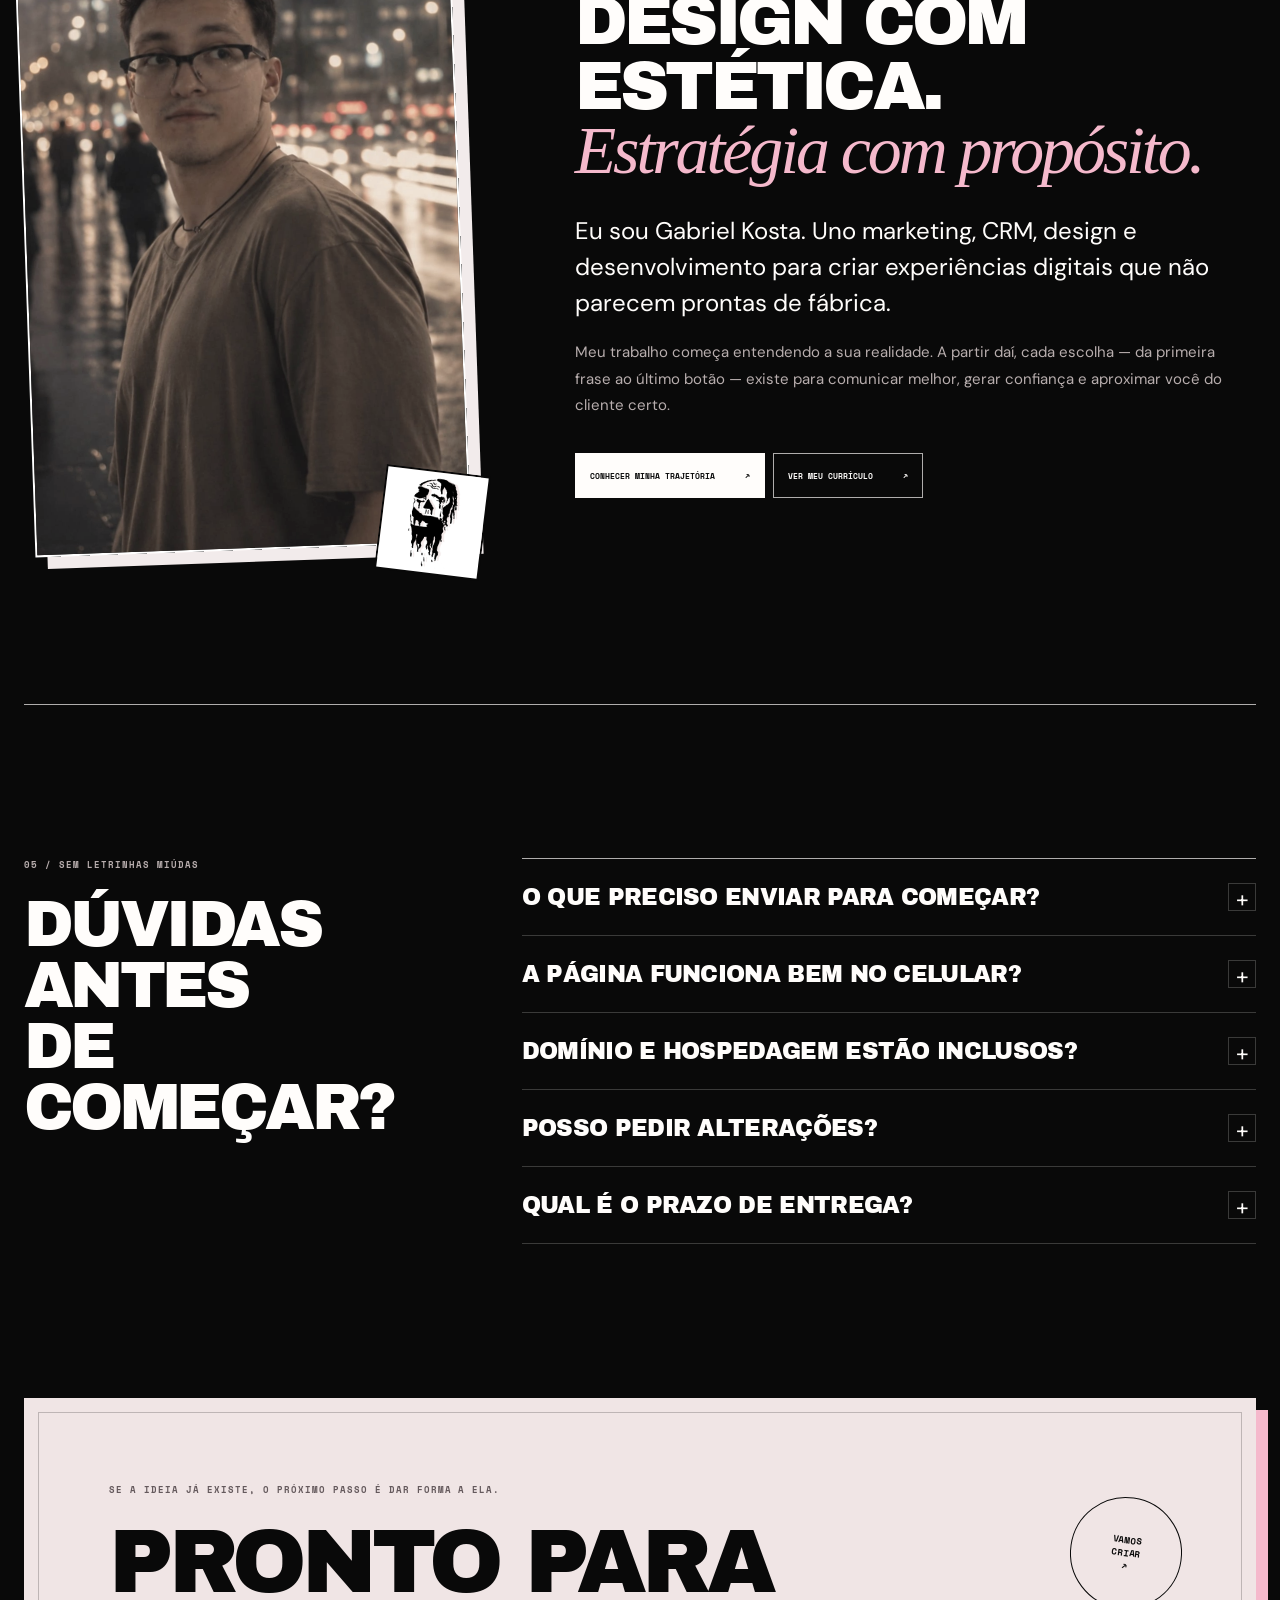
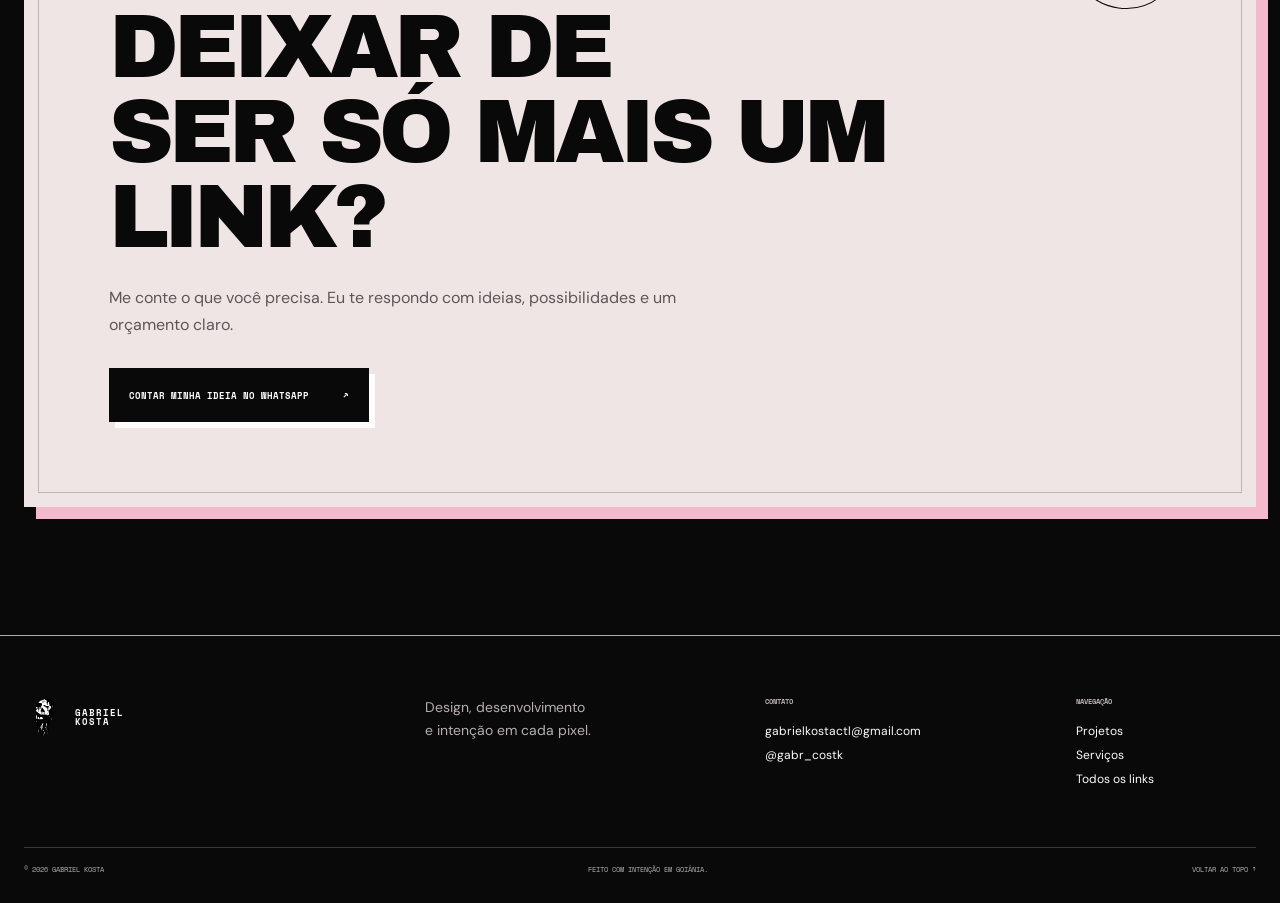
<file: portfolio.html>
<!doctype html>
<html lang="pt-BR">
  <head>
    <meta charset="UTF-8" />
    <meta name="viewport" content="width=device-width, initial-scale=1.0" />
    <meta name="description" content="Landing pages, currículos digitais, Linktrees e páginas de vendas criadas por Gabriel Kosta para transformar ideias em presença digital profissional." />
    <meta name="theme-color" content="#090909" />
    <meta property="og:title" content="Gabriel Kosta — Design e presença digital" />
    <meta property="og:description" content="Páginas bonitas, estratégicas e feitas para gerar oportunidades para o seu negócio." />
    <meta property="og:type" content="website" />
    <script>document.documentElement.classList.add('js');</script>
    <link rel="icon" type="image/png" href="LOGO_MINHA_FUNDO_TRANSPARENTE.png" />
    <link rel="apple-touch-icon" href="LOGO_MINHA_FUNDO_TRANSPARENTE.png" />
    <title>Gabriel Kosta — Landing Pages & Design Digital</title>
    <link rel="stylesheet" href="portfolio.css" />
    <script src="portfolio.js" defer></script>
    <script type="application/ld+json">
      {
        "@context": "https://schema.org",
        "@type": "ProfessionalService",
        "name": "Gabriel Kosta — Design Digital",
        "description": "Criação de landing pages, currículos digitais, Linktrees e páginas de vendas.",
        "email": "gabrielkostactl@gmail.com",
        "priceRange": "R$ 130–R$ 500+",
        "areaServed": "BR"
      }
    </script>
  </head>
  <body>
    <a class="skip-link" href="#conteudo">Pular para o conteúdo</a>
    <div class="page-progress" aria-hidden="true"><span></span></div>

    <header class="site-header" id="topo">
      <a class="site-brand" href="#topo" aria-label="Gabriel Kosta — início">
        <img src="LOGO_MINHA_FUNDO_TRANSPARENTE.png" alt="" width="72" height="72" />
        <span>GABRIEL<br />KOSTA</span>
      </a>

      <nav class="desktop-nav" aria-label="Navegação principal">
        <a href="#projetos">Projetos</a>
        <a href="#servicos">Serviços</a>
        <a href="#processo">Processo</a>
        <a href="#sobre">Sobre</a>
      </nav>

      <div class="header-actions">
        <button class="theme-button" id="portfolio-theme" type="button" aria-label="Alternar tema">
          <svg class="moon-icon" viewBox="0 0 24 24" aria-hidden="true"><path d="M20.4 15.1A8.4 8.4 0 0 1 8.9 3.6a8.5 8.5 0 1 0 11.5 11.5Z" /></svg>
          <svg class="sun-icon" viewBox="0 0 24 24" aria-hidden="true"><circle cx="12" cy="12" r="3.5"/><path d="M12 2v2M12 20v2M4.9 4.9l1.4 1.4M17.7 17.7l1.4 1.4M2 12h2M20 12h2M4.9 19.1l1.4-1.4M17.7 6.3l1.4-1.4"/></svg>
        </button>
        <a class="header-cta" href="https://wa.me/5562992181791?text=Ol%C3%A1%2C%20Gabriel!%20Vi%20seu%20portf%C3%B3lio%20e%20quero%20falar%20sobre%20um%20projeto." target="_blank" rel="noreferrer">Vamos conversar <span>↗</span></a>
        <button class="menu-button" id="menu-button" type="button" aria-expanded="false" aria-controls="mobile-nav" aria-label="Abrir menu"><span></span><span></span></button>
      </div>

      <nav class="mobile-nav" id="mobile-nav" aria-label="Navegação móvel">
        <a href="#projetos">Projetos <span>01</span></a>
        <a href="#servicos">Serviços <span>02</span></a>
        <a href="#processo">Processo <span>03</span></a>
        <a href="#sobre">Sobre <span>04</span></a>
        <a href="index.html">Voltar aos links <span>↗</span></a>
      </nav>
    </header>

    <main id="conteudo">
      <section class="hero section-shell" aria-labelledby="hero-title">
        <div class="hero-copy reveal">
          <p class="kicker"><span></span> Design estratégico · Desenvolvimento · Goiânia</p>
          <h1 id="hero-title">Você tem uma ideia.<br /><em>Eu dou presença</em><br />a ela.</h1>
          <p class="hero-lead">Crio páginas digitais que fazem o cliente parar, entender o seu valor e dar o próximo passo. Bonitas, rápidas e construídas com intenção.</p>
          <div class="hero-actions">
            <a class="button button--primary" href="https://wa.me/5562992181791?text=Ol%C3%A1%2C%20Gabriel!%20Quero%20tirar%20meu%20projeto%20do%20papel." target="_blank" rel="noreferrer">Tirar meu projeto do papel <span>↗</span></a>
            <a class="text-link" href="#projetos">Ver trabalhos <span>↓</span></a>
          </div>
          <div class="hero-proof" aria-label="Diferenciais">
            <div><strong>R$ 500</strong><span>LPs a partir de</span></div>
            <div><strong>100%</strong><span>Design sob medida</span></div>
            <div><strong>Direto</strong><span>Com quem cria</span></div>
          </div>
        </div>

        <div class="hero-showcase reveal" data-delay="1" aria-label="Prévia de projetos desenvolvidos">
          <div class="hero-orbit" aria-hidden="true">IDEIA · DESIGN · RESULTADO ·</div>
          <figure class="showcase-card showcase-card--main">
            <img src="Material/web/mcars.jpg" alt="Landing page criada para a M Cars Reparação Automotiva" width="1600" height="761" fetchpriority="high" />
          </figure>
          <figure class="showcase-card showcase-card--back">
            <img src="Material/web/curriculo_itatila.jpg" alt="Currículo digital criado para Itatila Kaiane" width="1600" height="766" />
          </figure>
          <span class="showcase-label">Projetos reais<br />Feitos por mim ↗</span>
          <span class="showcase-index">01—05</span>
        </div>
      </section>

      <div class="ticker" aria-hidden="true">
        <div class="ticker-track">
          <span>LANDING PAGES</span><i>✦</i><span>CURRÍCULOS DIGITAIS</span><i>✦</i><span>LINKTREES</span><i>✦</i><span>PÁGINAS DE VENDAS</span><i>✦</i><span>DESIGN QUE CONVERTE</span><i>✦</i>
          <span>LANDING PAGES</span><i>✦</i><span>CURRÍCULOS DIGITAIS</span><i>✦</i><span>LINKTREES</span><i>✦</i><span>PÁGINAS DE VENDAS</span><i>✦</i><span>DESIGN QUE CONVERTE</span><i>✦</i>
        </div>
      </div>

      <section class="projects section-shell" id="projetos" aria-labelledby="projects-title">
        <header class="section-header reveal">
          <div>
            <p class="section-number">01 / PROJETOS SELECIONADOS</p>
            <h2 id="projects-title">Cada negócio pede<br /><em>uma ideia diferente.</em></h2>
          </div>
          <p>Não trabalho com páginas genéricas. A identidade, a mensagem e a experiência nascem do que torna cada cliente único.</p>
        </header>

        <div class="project-grid">
          <a class="project-card project-card--wide reveal" href="https://mcarsreparacaoautomotivaa.com/" target="_blank" rel="noreferrer">
            <figure><img src="Material/web/mcars.jpg" alt="Página inicial do projeto M Cars" width="1600" height="761" loading="lazy" /></figure>
            <div class="project-meta"><span>Landing page · Automotivo</span><span>01 / 2026</span></div>
            <h3>M Cars — reparação com presença de impacto</h3>
            <span class="project-arrow" aria-hidden="true">↗</span>
          </a>

          <a class="project-card reveal" data-delay="1" href="https://ageuagro.com/" target="_blank" rel="noreferrer">
            <figure><img src="Material/web/ageu.jpg" alt="Página inicial do projeto Ageu Agro" width="1600" height="755" loading="lazy" /></figure>
            <div class="project-meta"><span>Landing page · Agronegócio</span><span>02 / 2026</span></div>
            <h3>Ageu Agro — confiança técnica desde o primeiro olhar</h3>
            <span class="project-arrow" aria-hidden="true">↗</span>
          </a>

          <a class="project-card reveal" data-delay="2" href="https://texaspickupcenter.com/" target="_blank" rel="noreferrer">
            <figure><img src="Material/web/texas.jpg" alt="Página inicial do projeto Texas Pickup Center" width="1600" height="764" loading="lazy" /></figure>
            <div class="project-meta"><span>Landing page · Automotivo</span><span>03 / 2026</span></div>
            <h3>Texas Pickup — autoridade que leva ao orçamento</h3>
            <span class="project-arrow" aria-hidden="true">↗</span>
          </a>

          <a class="project-card reveal" href="https://altinacurriculo.netlify.app/" target="_blank" rel="noreferrer">
            <figure><img src="Material/web/curriculo_altina.jpg" alt="Currículo digital de Altina Costa" width="1600" height="759" loading="lazy" /></figure>
            <div class="project-meta"><span>Currículo digital · Executivo</span><span>04 / 2026</span></div>
            <h3>Altina Costa — uma carreira apresentada com clareza</h3>
            <span class="project-arrow" aria-hidden="true">↗</span>
          </a>

          <a class="project-card reveal" data-delay="1" href="https://itatilacurriculo.netlify.app/" target="_blank" rel="noreferrer">
            <figure><img src="Material/web/curriculo_itatila.jpg" alt="Currículo digital de Itatila Kaiane" width="1600" height="766" loading="lazy" /></figure>
            <div class="project-meta"><span>Currículo digital · Editorial</span><span>05 / 2026</span></div>
            <h3>Itatila Kaiane — personalidade em cada detalhe</h3>
            <span class="project-arrow" aria-hidden="true">↗</span>
          </a>
        </div>
      </section>

      <section class="services" id="servicos" aria-labelledby="services-title">
        <div class="section-shell">
          <header class="section-header section-header--light reveal">
            <div>
              <p class="section-number">02 / O QUE POSSO CRIAR</p>
              <h2 id="services-title">Escolha seu próximo<br /><em>passo digital.</em></h2>
            </div>
            <p>Soluções para quem precisa começar com qualidade ou elevar a presença que já tem.</p>
          </header>

          <div class="service-list">
            <article class="service-item reveal">
              <span class="service-number">01</span>
              <div class="service-copy"><h3>Landing Page</h3><p>Uma página focada em apresentar, convencer e transformar visitas em contatos.</p><div class="service-tags"><span>Design exclusivo</span><span>Responsiva</span><span>WhatsApp</span><span>SEO básico</span></div></div>
              <div class="service-price"><small>A partir de</small><strong>R$ 500</strong><span>valor conforme escopo</span></div>
              <a href="https://wa.me/5562992181791?text=Eu%20quero%20uma%20Landing%20Page!" target="_blank" rel="noreferrer" aria-label="Pedir orçamento para Landing Page">↗</a>
            </article>

            <article class="service-item reveal">
              <span class="service-number">02</span>
              <div class="service-copy"><h3>Currículo Digital</h3><p>Sua trajetória em um link profissional, memorável e fácil de compartilhar.</p><div class="service-tags"><span>Identidade pessoal</span><span>Contato rápido</span><span>Link próprio</span></div></div>
              <div class="service-price"><small>A partir de</small><strong>R$ 130</strong><span>pronto para compartilhar</span></div>
              <a href="https://wa.me/5562992181791?text=Eu%20quero%20um%20Curr%C3%ADculo%20Digital!" target="_blank" rel="noreferrer" aria-label="Pedir currículo digital">↗</a>
            </article>

            <article class="service-item reveal">
              <span class="service-number">03</span>
              <div class="service-copy"><h3>Linktree Personalizada</h3><p>Todos os seus links em uma experiência com a sua cara — como a minha, só que sua.</p><div class="service-tags"><span>Sem visual genérico</span><span>Redes sociais</span><span>Mobile first</span></div></div>
              <div class="service-price"><small>A partir de</small><strong>R$ 300</strong><span>presença em um só link</span></div>
              <a href="https://wa.me/5562992181791?text=Eu%20quero%20uma%20Linktree%20Personalizada!" target="_blank" rel="noreferrer" aria-label="Pedir Linktree personalizada">↗</a>
            </article>

            <article class="service-item reveal">
              <span class="service-number">04</span>
              <div class="service-copy"><h3>Página de Vendas</h3><p>Estrutura, argumentos e chamadas pensadas para conduzir o cliente até a decisão.</p><div class="service-tags"><span>Oferta</span><span>Copy estratégica</span><span>Conversão</span></div></div>
              <div class="service-price"><small>Projeto sob</small><strong>orçamento</strong><span>escopo personalizado</span></div>
              <a href="https://wa.me/5562992181791?text=Eu%20quero%20uma%20P%C3%A1gina%20de%20Vendas!" target="_blank" rel="noreferrer" aria-label="Pedir orçamento para página de vendas">↗</a>
            </article>
          </div>

          <p class="price-note">* Os valores são iniciais e podem variar conforme conteúdo, quantidade de seções, funcionalidades e prazo. Você recebe uma proposta clara antes do início.</p>
        </div>
      </section>
 
      <section class="process section-shell" id="processo" aria-labelledby="process-title">
        <header class="section-header reveal">
          <div>
            <p class="section-number">03 / DO “OI” AO ONLINE</p>
            <h2 id="process-title">Um processo leve.<br /><em>Um resultado sério.</em></h2>
          </div>
          <p>Você não precisa entender de tecnologia. Eu traduzo sua ideia e conduzo cada etapa.</p>
        </header>

        <ol class="process-grid">
          <li class="reveal"><span>01</span><div><small>CONVERSA</small><h3>Entendo você</h3><p>Objetivo, público, referências e tudo que faz seu projeto ser único.</p></div></li>
          <li class="reveal" data-delay="1"><span>02</span><div><small>DIREÇÃO</small><h3>Desenho a ideia</h3><p>Organizo mensagem, visual e caminho para apresentar seu valor com clareza.</p></div></li>
          <li class="reveal" data-delay="2"><span>03</span><div><small>CRIAÇÃO</small><h3>Construo e refino</h3><p>Desenvolvo a página, ajusto os detalhes e otimizo para todos os tamanhos de tela.</p></div></li>
          <li class="reveal" data-delay="3"><span>04</span><div><small>LANÇAMENTO</small><h3>Colocamos no ar</h3><p>Você aprova, recebe seu link e começa a mostrar seu trabalho de outro jeito.</p></div></li>
        </ol>
      </section>

      <section class="manifesto" aria-label="Manifesto">
        <div class="manifesto-line"><span>Seu trabalho já tem valor.</span><span>Seu digital precisa mostrar isso.</span></div>
        <div class="manifesto-line manifesto-line--outline"><span>Seu trabalho já tem valor.</span><span>Seu digital precisa mostrar isso.</span></div>
      </section>

      <section class="about section-shell" id="sobre" aria-labelledby="about-title">
        <div class="about-photo reveal">
          <img src="EU.jpg" alt="Gabriel Kosta" width="1440" height="1440" loading="lazy" />
          <img class="about-mark" src="LOGO_MINHA.png" alt="" width="105" height="105" loading="lazy" />
          <span>Goiânia, GO<br />Atendendo todo o Brasil</span>
        </div>
        <div class="about-copy reveal" data-delay="1">
          <p class="section-number">04 / QUEM ESTÁ CRIANDO</p>
          <h2 id="about-title">Design com estética.<br /><em>Estratégia com propósito.</em></h2>
          <p class="about-lead">Eu sou Gabriel Kosta. Uno marketing, CRM, design e desenvolvimento para criar experiências digitais que não parecem prontas de fábrica.</p>
          <p>Meu trabalho começa entendendo a sua realidade. A partir daí, cada escolha — da primeira frase ao último botão — existe para comunicar melhor, gerar confiança e aproximar você do cliente certo.</p>
          <div class="about-links">
            <a href="quem-sou.html">Conhecer minha trajetória <span>↗</span></a>
            <a href="curriculo.html">Ver meu currículo <span>↗</span></a>
          </div>
        </div>
      </section>

      <section class="faq section-shell" aria-labelledby="faq-title">
        <header class="faq-heading reveal">
          <p class="section-number">05 / SEM LETRINHAS MIÚDAS</p>
          <h2 id="faq-title">Dúvidas antes<br />de começar?</h2>
        </header>
        <div class="faq-list reveal" data-delay="1">
          <details><summary>O que preciso enviar para começar?<span>+</span></summary><p>Uma conversa já resolve o primeiro passo. Depois, organizamos textos, imagens, logotipo, referências e informações essenciais. Se algo ainda não existir, eu te ajudo a definir o caminho.</p></details>
          <details><summary>A página funciona bem no celular?<span>+</span></summary><p>Sim. Todo projeto é pensado para celular, tablet e computador, com atenção a legibilidade, velocidade e botões de contato fáceis de usar.</p></details>
          <details><summary>Domínio e hospedagem estão inclusos?<span>+</span></summary><p>O orçamento deixa claro o que está incluso. Posso orientar ou cuidar da publicação; domínio próprio e serviços pagos de terceiros são combinados separadamente quando necessários.</p></details>
          <details><summary>Posso pedir alterações?<span>+</span></summary><p>Sim. A proposta define as rodadas de ajuste para que o projeto seja refinado com organização, prazo e expectativas claras para os dois lados.</p></details>
          <details><summary>Qual é o prazo de entrega?<span>+</span></summary><p>Depende do tipo de página, do escopo e da entrega dos materiais. Após nossa conversa, você recebe uma previsão realista junto com a proposta.</p></details>
        </div>
      </section>

      <section class="closing section-shell reveal" aria-labelledby="closing-title">
        <div class="closing-stamp" aria-hidden="true">VAMOS<br />CRIAR<br />↗</div>
        <p class="section-number">SE A IDEIA JÁ EXISTE, O PRÓXIMO PASSO É DAR FORMA A ELA.</p>
        <h2 id="closing-title">Pronto para deixar de<br />ser só mais um link?</h2>
        <p>Me conte o que você precisa. Eu te respondo com ideias, possibilidades e um orçamento claro.</p>
        <a class="button button--closing" href="https://wa.me/5562992181791?text=Ol%C3%A1%2C%20Gabriel!%20Vi%20seu%20portf%C3%B3lio%20e%20tenho%20uma%20ideia%20para%20tirar%20do%20papel." target="_blank" rel="noreferrer">Contar minha ideia no WhatsApp <span>↗</span></a>
      </section>
    </main>

    <footer class="site-footer">
      <div class="footer-main section-shell">
        <a class="site-brand site-brand--footer" href="#topo"><img src="LOGO_MINHA_FUNDO_TRANSPARENTE.png" alt="" width="72" height="72" /><span>GABRIEL<br />KOSTA</span></a>
        <p>Design, desenvolvimento<br />e intenção em cada pixel.</p>
        <div><small>CONTATO</small><a href="mailto:gabrielkostactl@gmail.com">gabrielkostactl@gmail.com</a><a href="https://www.instagram.com/gabr_costk" target="_blank" rel="noreferrer">@gabr_costk</a></div>
        <div><small>NAVEGAÇÃO</small><a href="#projetos">Projetos</a><a href="#servicos">Serviços</a><a href="index.html">Todos os links</a></div>
      </div>
      <div class="footer-bottom section-shell"><span>© <span id="portfolio-year">2026</span> Gabriel Kosta</span><span>Feito com intenção em Goiânia.</span><a href="#topo">Voltar ao topo ↑</a></div>
    </footer>

    <a class="floating-whatsapp" href="https://wa.me/5562992181791?text=Ol%C3%A1%2C%20Gabriel!%20Vi%20seu%20portf%C3%B3lio." target="_blank" rel="noreferrer" aria-label="Falar com Gabriel no WhatsApp">
      <svg viewBox="0 0 24 24" aria-hidden="true"><path d="M20.5 11.6a8.5 8.5 0 0 1-12.6 7.5L3 20.5l1.4-4.7a8.5 8.5 0 1 1 16.1-4.2Z"/><path d="M8.4 8.2c.8 3.6 3.1 5.8 6.7 6.6"/></svg>
      <span>Vamos conversar</span>
    </a>
  </body>
</html>
</file>
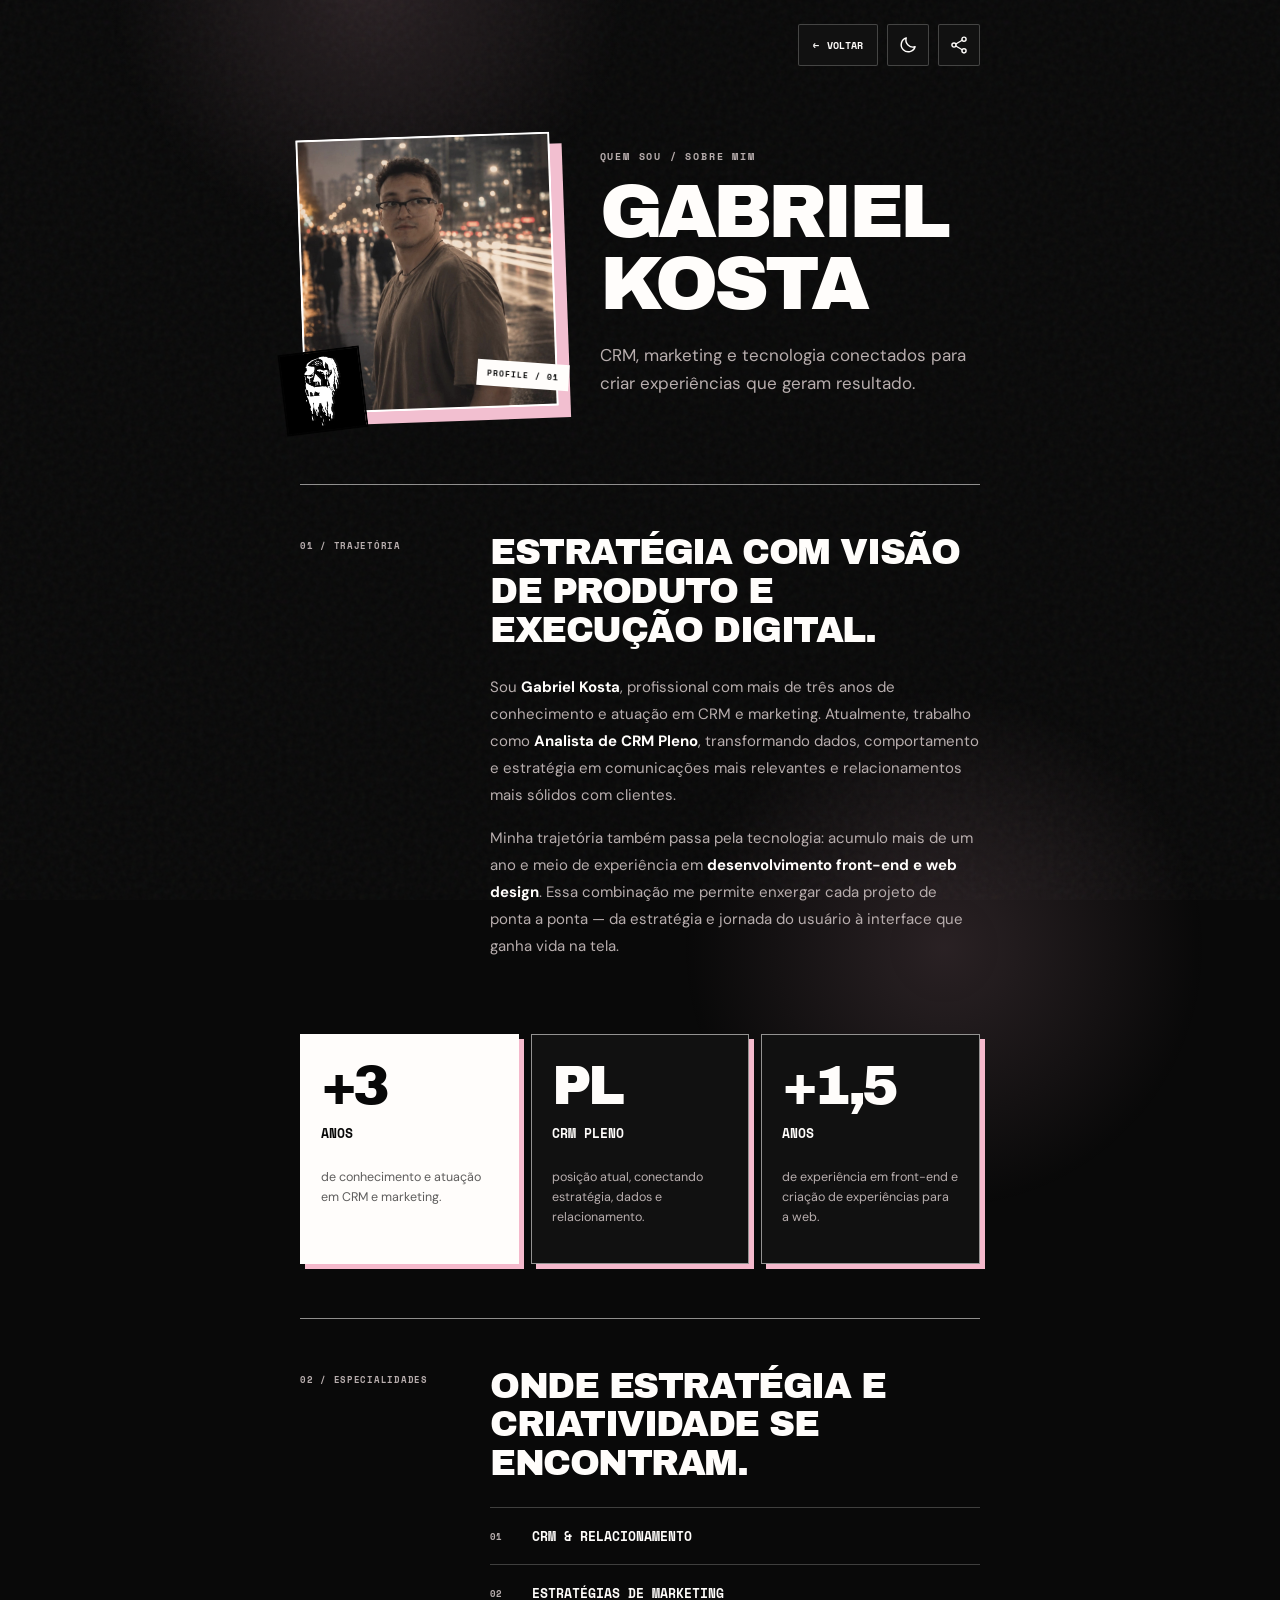
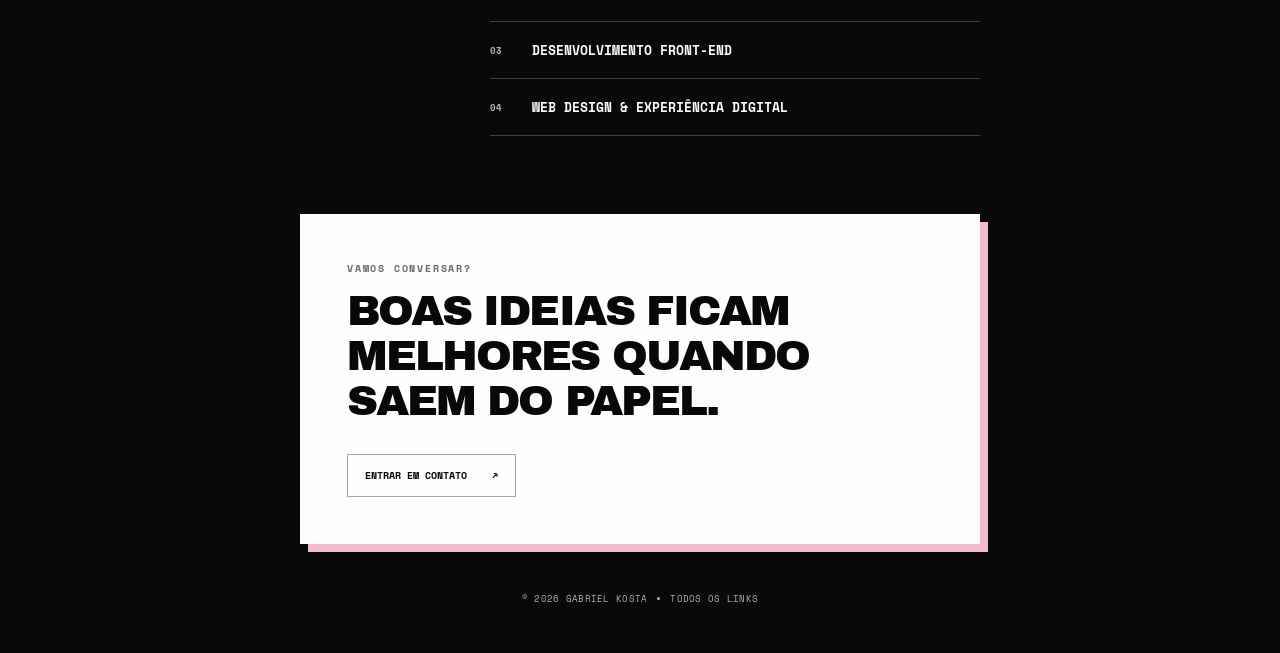
<file: quem-sou.html>
<!doctype html>
<html lang="pt-BR">
  <head>
    <meta charset="UTF-8" />
    <meta name="viewport" content="width=device-width, initial-scale=1.0" />
    <meta name="description" content="Conheça Gabriel Kosta, profissional de CRM, marketing, desenvolvimento front-end e web design." />
    <meta name="theme-color" content="#090909" />
    <link rel="icon" type="image/png" href="LOGO_MINHA_FUNDO_TRANSPARENTE.png" />
    <link rel="apple-touch-icon" href="LOGO_MINHA_FUNDO_TRANSPARENTE.png" />
    <title>Quem sou — Gabriel Kosta</title>
    <link rel="stylesheet" href="styles.css" />
    <script src="script.js" defer></script>
  </head>
  <body>
    <div class="ambient ambient--one" aria-hidden="true"></div>
    <div class="ambient ambient--two" aria-hidden="true"></div>

    <main class="page-shell about-page">
      <nav class="topbar topbar--actions-only" aria-label="Ações da página">
        <div class="topbar__actions">
          <a class="back-button" href="index.html"><span aria-hidden="true">←</span> Voltar</a>
          <button class="icon-button" id="theme-toggle" type="button" aria-label="Alternar tema" title="Alternar tema">
            <svg class="icon icon--moon" viewBox="0 0 24 24" aria-hidden="true"><path d="M20.5 14.1A8.5 8.5 0 0 1 9.9 3.5 8.5 8.5 0 1 0 20.5 14.1Z" /></svg>
            <svg class="icon icon--sun" viewBox="0 0 24 24" aria-hidden="true"><circle cx="12" cy="12" r="3.5"/><path d="M12 2v2M12 20v2M4.93 4.93l1.42 1.42M17.65 17.65l1.42 1.42M2 12h2M20 12h2M4.93 19.07l1.42-1.42M17.65 6.35l1.42-1.42"/></svg>
          </button>
          <button class="icon-button" id="share-button" type="button" aria-label="Compartilhar página" title="Compartilhar">
            <svg class="icon" viewBox="0 0 24 24" aria-hidden="true"><circle cx="18" cy="5" r="2.5"/><circle cx="6" cy="12" r="2.5"/><circle cx="18" cy="19" r="2.5"/><path d="m8.2 10.8 7.6-4.5M8.2 13.2l7.6 4.5"/></svg>
          </button>
        </div>
      </nav>

      <header class="about-hero">
        <div class="about-hero__visual">
          <img class="about-hero__photo" src="EU.jpg" alt="Retrato de Gabriel Kosta em ambiente urbano noturno" />
          <img class="about-hero__logo" src="LOGO_MINHA.png" alt="" aria-hidden="true" />
          <span class="about-hero__stamp">PROFILE / 01</span>
        </div>
        <div class="about-hero__copy">
          <p class="eyebrow">QUEM SOU / SOBRE MIM</p>
          <h1>Gabriel<br />Kosta</h1>
          <p class="about-lead">CRM, marketing e tecnologia conectados para criar experiências que geram resultado.</p>
        </div>
      </header>

      <section class="about-intro" aria-labelledby="minha-historia">
        <div class="section-index">01 / TRAJETÓRIA</div>
        <div class="about-intro__content">
          <h2 id="minha-historia">Estratégia com visão de produto e execução digital.</h2>
          <p>Sou <strong>Gabriel Kosta</strong>, profissional com mais de três anos de conhecimento e atuação em CRM e marketing. Atualmente, trabalho como <strong>Analista de CRM Pleno</strong>, transformando dados, comportamento e estratégia em comunicações mais relevantes e relacionamentos mais sólidos com clientes.</p>
          <p>Minha trajetória também passa pela tecnologia: acumulo mais de um ano e meio de experiência em <strong>desenvolvimento front-end e web design</strong>. Essa combinação me permite enxergar cada projeto de ponta a ponta — da estratégia e jornada do usuário à interface que ganha vida na tela.</p>
        </div>
      </section>

      <section class="experience-grid" aria-label="Resumo da experiência profissional">
        <article class="experience-card experience-card--dark">
          <span class="experience-card__number">+3</span>
          <h2>anos</h2>
          <p>de conhecimento e atuação em CRM e marketing.</p>
        </article>
        <article class="experience-card">
          <span class="experience-card__number">PL</span>
          <h2>CRM Pleno</h2>
          <p>posição atual, conectando estratégia, dados e relacionamento.</p>
        </article>
        <article class="experience-card">
          <span class="experience-card__number">+1,5</span>
          <h2>anos</h2>
          <p>de experiência em front-end e criação de experiências para a web.</p>
        </article>
      </section>

      <section class="skills-section" aria-labelledby="especialidades">
        <div class="section-index">02 / ESPECIALIDADES</div>
        <div class="skills-content">
          <h2 id="especialidades">Onde estratégia e criatividade se encontram.</h2>
          <ul class="skill-list">
            <li><span>01</span> CRM & relacionamento</li>
            <li><span>02</span> Estratégias de marketing</li>
            <li><span>03</span> Desenvolvimento front-end</li>
            <li><span>04</span> Web design & experiência digital</li>
          </ul>
        </div>
      </section>

      <section class="about-cta">
        <p class="eyebrow">VAMOS CONVERSAR?</p>
        <h2>Boas ideias ficam melhores quando saem do papel.</h2>
        <a href="mailto:gabrielkostactl@gmail.com">Entrar em contato <span aria-hidden="true">↗</span></a>
      </section>

      <footer>
        <span>© <span id="current-year"></span> Gabriel Kosta</span>
        <span class="footer-dot" aria-hidden="true"></span>
        <a href="index.html">Todos os links</a>
      </footer>
    </main>

    <div class="toast" id="toast" role="status" aria-live="polite">Link copiado!</div>
  </body>
</html>
</file>
<file: styles.css>
@import url('https://fonts.googleapis.com/css2?family=Archivo+Black&family=DM+Sans:wght@400;500;600;700&family=Space+Mono:wght@400;700&display=swap');

:root {
  color-scheme: dark;
  --bg: #090909;
  --surface: #111;
  --surface-hover: #181818;
  --text: #fffdfb;
  --muted: #b8aeae;
  --line: rgba(255, 253, 251, 0.22);
  --line-strong: rgba(255, 253, 251, 0.55);
  --inverse: #080808;
  --inverse-bg: #fffdfb;
  --accent: #f5b9cc;
  --shadow: 5px 5px 0 rgba(245, 185, 204, 0.3);
  --radius: 3px;
}

:root[data-theme="light"] {
  color-scheme: light;
  --bg: #fffdfb;
  --surface: #fffdfb;
  --surface-hover: #f7eeee;
  --text: #080808;
  --muted: #6c6262;
  --line: rgba(0, 0, 0, 0.27);
  --line-strong: rgba(0, 0, 0, 0.75);
  --inverse: #fff;
  --inverse-bg: #080808;
  --accent: #f5b9cc;
  --shadow: 5px 5px 0 #e8a9bd;
}

* { box-sizing: border-box; }

html { scroll-behavior: smooth; }

body {
  min-width: 320px;
  min-height: 100vh;
  margin: 0;
  overflow-x: hidden;
  background: var(--bg);
  color: var(--text);
  font-family: "DM Sans", Arial, sans-serif;
  -webkit-font-smoothing: antialiased;
  transition: background-color 0.3s ease, color 0.3s ease;
}


body::before {
  content: "";
  position: fixed;
  z-index: -2;
  inset: 0;
  opacity: .13;
  background-image: url("data:image/svg+xml,%3Csvg viewBox='0 0 180 180' xmlns='http://www.w3.org/2000/svg'%3E%3Cfilter id='n'%3E%3CfeTurbulence type='fractalNoise' baseFrequency='.9' numOctaves='4' stitchTiles='stitch'/%3E%3C/filter%3E%3Crect width='100%25' height='100%25' filter='url(%23n)' opacity='.32'/%3E%3C/svg%3E");
  pointer-events: none;
}

button, a { -webkit-tap-highlight-color: transparent; }
button { font: inherit; }
a { color: inherit; text-decoration: none; }
::selection { background: var(--accent); color: #080808; }

.ambient {
  position: fixed;
  z-index: -1;
  width: 34rem;
  height: 34rem;
  border-radius: 50%;
  background: radial-gradient(circle, rgba(245,185,204,.14), transparent 68%);
  pointer-events: none;
}
.ambient--one { top: -18rem; left: calc(50% - 34rem); }
.ambient--two { right: calc(50% - 36rem); bottom: -20rem; }

.page-shell {
  width: min(100% - 32px, 680px);
  margin: 0 auto;
  padding: 24px 0 40px;
}

.topbar { display: flex; align-items: center; justify-content: space-between; }
.topbar--actions-only { justify-content: flex-end; }
.brand {
  display: grid;
  width: 42px;
  height: 42px;
  place-items: center;
  border: 1px solid var(--line);
  overflow: hidden;
  border-radius: 2px;
  background: #fff;
  transform: rotate(-3deg);
}
.brand img { width: 100%; height: 100%; object-fit: cover; transform: scale(1.28); }
.topbar__actions { display: flex; gap: 9px; }
.icon-button {
  display: grid;
  width: 42px;
  height: 42px;
  padding: 0;
  place-items: center;
  border: 1px solid var(--line);
  border-radius: 2px;
  background: var(--surface);
  color: var(--text);
  cursor: pointer;
  transition: transform .2s ease, border-color .2s ease, background .2s ease;
}
.icon-button:hover { transform: translateY(-2px); border-color: var(--accent); }
.icon { width: 20px; height: 20px; fill: none; stroke: currentColor; stroke-linecap: round; stroke-linejoin: round; stroke-width: 1.7; }
.icon .fill, .icon.fill { fill: currentColor; stroke: none; }
.icon--sun { display: none; }
[data-theme="light"] .icon--moon { display: none; }
[data-theme="light"] .icon--sun { display: block; }

.profile { position: relative; padding: 58px 20px 38px; text-align: center; animation: rise .65s ease both; }
.profile-stamp {
  position: absolute;
  top: 78px;
  right: 35px;
  padding: 6px 9px;
  border: 1px solid var(--accent);
  color: var(--muted);
  font-family: "Space Mono", monospace;
  font-size: 8px;
  font-weight: 700;
  letter-spacing: .1em;
  transform: rotate(7deg);
}
.avatar-wrap { position: relative; width: fit-content; margin: 0 auto 22px; }
.avatar {
  width: 148px;
  height: 148px;
  overflow: hidden;
  border: 2px solid var(--text);
  border-radius: 2px;
  background: #fff;
  box-shadow: 8px 8px 0 var(--accent);
  transform: rotate(-2deg);
}
.avatar img { width: 100%; height: 100%; object-fit: cover; transform: scale(1.04); }
:root:not([data-theme="light"]) .avatar img { filter: invert(1) grayscale(1); }
.status-dot { position: absolute; right: -6px; bottom: -3px; width: 18px; height: 18px; border: 4px solid var(--bg); border-radius: 0; background: var(--accent); transform: rotate(12deg); }
.eyebrow { margin: 0 0 12px; color: var(--muted); font-family: "Space Mono", monospace; font-size: 10px; font-weight: 700; letter-spacing: .18em; }
h1 { margin: 0; font-family: "Archivo Black", Impact, sans-serif; font-size: clamp(38px, 8vw, 54px); font-weight: 400; letter-spacing: -.055em; line-height: .95; text-transform: uppercase; }
.bio { max-width: 475px; margin: 16px auto 22px; color: var(--muted); font-size: 16px; line-height: 1.65; }
.socials { display: flex; justify-content: center; gap: 8px; }
.socials a { display: grid; width: 40px; height: 40px; place-items: center; border-radius: 50%; color: var(--muted); transition: color .2s ease, background .2s ease, transform .2s ease; }
.socials a:hover { transform: translateY(-2px); background: color-mix(in srgb, var(--accent) 18%, var(--surface)); color: var(--text); }
.socials .icon { width: 19px; height: 19px; }

.section-heading { display: flex; margin-bottom: 12px; padding: 9px 2px; align-items: center; justify-content: space-between; overflow: hidden; border-top: 1px solid var(--line-strong); border-bottom: 1px solid var(--line-strong); color: var(--muted); font-family: "Space Mono", monospace; font-size: 8px; font-weight: 700; letter-spacing: .13em; white-space: nowrap; }
.links { display: grid; gap: 14px; }
.link-card {
  position: relative;
  display: grid;
  grid-template-columns: 48px 1fr auto;
  gap: 15px;
  width: 100%;
  min-height: 82px;
  padding: 16px 18px;
  align-items: center;
  overflow: hidden;
  border: 1px solid var(--line-strong);
  border-radius: var(--radius);
  background: var(--surface);
  color: var(--text);
  text-align: left;
  box-shadow: var(--shadow);
  cursor: pointer;
  transition: transform .22s ease, border-color .22s ease, background .22s ease;
  animation: rise .6s ease both;
}
.links > :nth-child(2) .link-card, .links > :nth-child(2).link-card { animation-delay: .05s; }
.links > :nth-child(3) .link-card { animation-delay: .1s; }
.links > :nth-child(4) .link-card { animation-delay: .15s; }
.links > :nth-child(5).link-card { animation-delay: .2s; }
.link-card:hover { transform: translate(-2px, -2px); border-color: var(--line-strong); background: var(--surface-hover); box-shadow: 8px 8px 0 color-mix(in srgb, var(--accent) 70%, transparent); }
.link-card::before { content: ""; position: absolute; inset: 0; background: linear-gradient(105deg, transparent 30%, rgba(255,255,255,.035), transparent 70%); transform: translateX(-100%); transition: transform .7s ease; pointer-events: none; }
.link-card:hover::before { transform: translateX(100%); }
.link-card--featured { border-color: transparent; background: var(--inverse-bg); color: var(--inverse); }
.link-card--featured:hover { border-color: transparent; background: var(--inverse-bg); }
.link-card__icon { display: grid; width: 48px; height: 48px; place-items: center; border: 1px solid var(--line-strong); border-radius: 1px; background: var(--bg); color: var(--text); }
.link-card--featured .link-card__icon { border-color: rgba(128,128,128,.25); background: transparent; color: var(--inverse); }
.link-card__copy { display: grid; gap: 4px; min-width: 0; }
.link-card__copy strong { overflow: hidden; font-family: "Space Mono", monospace; font-size: 13px; font-weight: 700; letter-spacing: -.03em; text-overflow: ellipsis; text-transform: uppercase; white-space: nowrap; }
.link-card__copy small { overflow: hidden; color: var(--muted); font-size: 12px; text-overflow: ellipsis; white-space: nowrap; }
.link-card--featured .link-card__copy small { color: color-mix(in srgb, var(--inverse) 60%, transparent); }
.link-card__arrow { display: grid; width: 32px; height: 32px; place-items: center; border-radius: 50%; color: var(--muted); font-size: 17px; transition: transform .2s ease, color .2s ease; }
.link-card:hover .link-card__arrow { transform: translate(2px, -2px); color: currentColor; }

.accordion { border-radius: var(--radius); }
.accordion__trigger { box-shadow: var(--shadow); }
.accordion.is-open .accordion__trigger { border-radius: var(--radius) var(--radius) 0 0; border-color: var(--line-strong); box-shadow: none; transform: none; }
.accordion__chevron { width: 9px; height: 9px; margin-right: 10px; border-right: 2px solid currentColor; border-bottom: 2px solid currentColor; transform: rotate(45deg) translateY(-3px); transition: transform .3s ease; }
.accordion.is-open .accordion__chevron { transform: rotate(225deg) translate(-2px, -2px); }
.accordion__content { display: grid; grid-template-rows: 0fr; border: 1px solid transparent; border-top: 0; border-radius: 0 0 var(--radius) var(--radius); background: color-mix(in srgb, var(--surface) 75%, transparent); transition: grid-template-rows .35s ease, border-color .35s ease; }
.accordion.is-open .accordion__content { grid-template-rows: 1fr; border-color: var(--line); }
.accordion__inner { min-height: 0; overflow: hidden; }
.sub-link { display: flex; min-height: 68px; padding: 14px 20px 14px 81px; align-items: center; justify-content: space-between; border-bottom: 1px solid var(--line); color: var(--muted); transition: color .2s ease, background .2s ease; }
.sub-link:last-child { border-bottom: 0; }
.sub-link:hover { background: var(--surface); color: var(--text); }
.sub-link > span:first-child { display: grid; gap: 3px; }
.sub-link strong { color: var(--text); font-family: "Space Mono", monospace; font-size: 12px; text-transform: uppercase; }
.sub-link small { font-size: 11.5px; }

footer { display: flex; padding: 38px 10px 8px; align-items: center; justify-content: center; gap: 10px; color: var(--muted); font-family: "Space Mono", monospace; font-size: 9px; letter-spacing: .03em; text-transform: uppercase; }
.footer-dot { width: 3px; height: 3px; border-radius: 50%; background: var(--muted); }
.toast { position: fixed; left: 50%; bottom: 24px; z-index: 10; padding: 12px 18px; border: 1px solid var(--line-strong); border-radius: 999px; background: var(--inverse-bg); color: var(--inverse); font-size: 13px; font-weight: 600; box-shadow: var(--shadow); opacity: 0; pointer-events: none; transform: translate(-50%, 18px); transition: opacity .25s ease, transform .25s ease; }
.toast.is-visible { opacity: 1; transform: translate(-50%, 0); }

/* Página Quem sou */
.back-button {
  display: flex;
  height: 42px;
  padding: 0 14px;
  align-items: center;
  gap: 8px;
  border: 1px solid var(--line);
  border-radius: 2px;
  background: var(--surface);
  font-family: "Space Mono", monospace;
  font-size: 10px;
  font-weight: 700;
  text-transform: uppercase;
  transition: transform .2s ease, border-color .2s ease;
}
.back-button:hover { transform: translateY(-2px); border-color: var(--line-strong); }
.about-hero { display: grid; grid-template-columns: minmax(220px, .8fr) 1.2fr; gap: 46px; padding: 70px 0 74px; align-items: center; }
.about-hero__visual { position: relative; }
.about-hero__photo { display: block; width: 100%; aspect-ratio: 1 / 1.08; border: 2px solid var(--text); background: #fff; box-shadow: 12px 12px 0 var(--accent); object-fit: cover; object-position: 50% 42%; transform: rotate(-2deg); filter: saturate(.8) contrast(1.06); }
.about-hero__logo { position: absolute; z-index: 2; left: -18px; bottom: -22px; width: 82px; height: 82px; border: 2px solid var(--text); background: #fff; object-fit: cover; transform: rotate(-7deg); }
:root:not([data-theme="light"]) .about-hero__logo { filter: invert(1) grayscale(1); }
.about-hero__stamp { position: absolute; right: -15px; bottom: 22px; padding: 7px 10px; background: var(--inverse-bg); color: var(--inverse); font-family: "Space Mono", monospace; font-size: 8px; font-weight: 700; letter-spacing: .12em; transform: rotate(4deg); }
.about-hero__copy h1 { font-size: clamp(48px, 10vw, 76px); }
.about-lead { max-width: 420px; margin: 20px 0 0; color: var(--muted); font-size: 17px; line-height: 1.65; }
.about-intro, .skills-section { display: grid; grid-template-columns: 155px 1fr; gap: 35px; padding: 48px 0; border-top: 1px solid var(--line-strong); }
.section-index { padding-top: 6px; color: var(--muted); font-family: "Space Mono", monospace; font-size: 9px; font-weight: 700; letter-spacing: .08em; }
.about-intro h2, .skills-content h2 { margin: 0 0 24px; font-family: "Archivo Black", Impact, sans-serif; font-size: clamp(24px, 5vw, 36px); font-weight: 400; letter-spacing: -.04em; line-height: 1.08; text-transform: uppercase; }
.about-intro p { margin: 0 0 16px; color: var(--muted); font-size: 15px; line-height: 1.8; }
.about-intro strong { color: var(--text); }
.experience-grid { display: grid; grid-template-columns: repeat(3, 1fr); gap: 12px; margin: 10px 0 54px; }
.experience-card { min-height: 230px; padding: 24px 20px; border: 1px solid var(--line-strong); background: var(--surface); box-shadow: 5px 5px 0 var(--accent); }
.experience-card--dark { background: var(--inverse-bg); color: var(--inverse); }
.experience-card__number { display: block; font-family: "Archivo Black", Impact, sans-serif; font-size: 55px; letter-spacing: -.07em; line-height: 1; }
.experience-card h2 { margin: 9px 0 24px; font-family: "Space Mono", monospace; font-size: 13px; text-transform: uppercase; }
.experience-card p { margin: 0; color: var(--muted); font-size: 12.5px; line-height: 1.6; }
.experience-card--dark p { color: color-mix(in srgb, var(--inverse) 65%, transparent); }
.skill-list { display: grid; margin: 0; padding: 0; list-style: none; }
.skill-list li { display: grid; grid-template-columns: 42px 1fr; padding: 18px 0; align-items: center; border-bottom: 1px solid var(--line); font-family: "Space Mono", monospace; font-size: 13px; font-weight: 700; text-transform: uppercase; }
.skill-list li:first-child { border-top: 1px solid var(--line); }
.skill-list span { color: var(--muted); font-size: 9px; }
.about-cta { margin: 30px 0 10px; padding: 46px; border: 1px solid var(--line-strong); background: var(--inverse-bg); color: var(--inverse); box-shadow: 8px 8px 0 var(--accent); }
.about-cta h2 { max-width: 520px; margin: 10px 0 30px; font-family: "Archivo Black", Impact, sans-serif; font-size: clamp(28px, 6vw, 43px); font-weight: 400; letter-spacing: -.045em; line-height: 1.05; text-transform: uppercase; }
.about-cta .eyebrow { color: color-mix(in srgb, var(--inverse) 60%, transparent); }
.about-cta a { display: inline-flex; padding: 13px 17px; align-items: center; gap: 25px; border: 1px solid color-mix(in srgb, var(--inverse) 35%, transparent); font-family: "Space Mono", monospace; font-size: 10px; font-weight: 700; text-transform: uppercase; transition: background .2s ease, color .2s ease; }
.about-cta a:hover { background: var(--inverse); color: var(--inverse-bg); }

/* Página Em breve */
.coming-soon-body { min-height: 100svh; }
.coming-soon-page { display: flex; min-height: 100svh; flex-direction: column; }
.coming-soon { display: grid; flex: 1; grid-template-columns: .9fr 1.1fr; gap: 58px; padding: 65px 0 45px; align-items: center; }
.coming-soon__art { position: relative; width: 100%; aspect-ratio: 1; }
.coming-soon__art::before, .coming-soon__art::after { content: ""; position: absolute; border: 1px solid var(--line-strong); border-radius: 50%; }
.coming-soon__art::before { inset: 2%; animation: slow-spin 18s linear infinite; border-style: dashed; }
.coming-soon__art::after { inset: 13%; }
.coming-soon__art img { position: absolute; z-index: 1; inset: 20%; width: 60%; height: 60%; border: 2px solid var(--text); background: #fff; object-fit: cover; transform: rotate(-3deg); box-shadow: 9px 9px 0 var(--accent); }
:root:not([data-theme="light"]) .coming-soon__art img { filter: invert(1) grayscale(1); }
.coming-soon__orbit { position: absolute; z-index: 2; top: 1%; left: 50%; width: 160px; margin-left: -80px; color: var(--muted); font-family: "Space Mono", monospace; font-size: 7px; font-weight: 700; letter-spacing: .15em; text-align: center; }
.coming-soon__label { position: absolute; z-index: 3; right: 2%; bottom: 16%; padding: 7px 9px; background: var(--inverse-bg); color: var(--inverse); font-family: "Space Mono", monospace; font-size: 7px; font-weight: 700; letter-spacing: .1em; transform: rotate(5deg); }
.coming-soon__content h1 { margin: 0; font-size: clamp(58px, 11vw, 86px); line-height: .82; }
.coming-soon__content h1 span { color: var(--muted); }
.coming-soon__content > p:not(.eyebrow) { max-width: 430px; margin: 28px 0 22px; color: var(--muted); font-size: 15px; line-height: 1.75; }
.coming-soon__status { display: flex; padding: 13px 0; align-items: center; gap: 10px; border-top: 1px solid var(--line); border-bottom: 1px solid var(--line); font-family: "Space Mono", monospace; font-size: 9px; letter-spacing: .06em; text-transform: uppercase; }
.coming-soon__status span { width: 8px; height: 8px; background: var(--text); animation: status-pulse 1.7s ease-in-out infinite; }
.coming-soon__actions { display: flex; margin-top: 26px; align-items: center; gap: 12px; flex-wrap: wrap; }
.coming-soon__primary, .coming-soon__secondary { display: inline-flex; min-height: 45px; padding: 0 16px; align-items: center; justify-content: center; gap: 24px; border: 1px solid var(--line-strong); font-family: "Space Mono", monospace; font-size: 9px; font-weight: 700; text-transform: uppercase; transition: transform .2s ease, box-shadow .2s ease, background .2s ease; }
.coming-soon__primary { background: var(--inverse-bg); color: var(--inverse); box-shadow: 4px 4px 0 var(--accent); }
.coming-soon__primary:hover { transform: translate(-2px, -2px); box-shadow: 7px 7px 0 var(--accent); }
.coming-soon__secondary:hover { background: var(--surface-hover); }
.coming-soon__ticker { overflow: hidden; padding: 10px 0; border-top: 1px solid var(--line-strong); border-bottom: 1px solid var(--line-strong); color: var(--muted); font-family: "Space Mono", monospace; font-size: 8px; font-weight: 700; letter-spacing: .14em; white-space: nowrap; }
.coming-soon__ticker span { display: block; animation: ticker 18s linear infinite; }
@keyframes slow-spin { to { transform: rotate(360deg); } }
@keyframes status-pulse { 0%, 100% { opacity: .35; transform: scale(.8); } 50% { opacity: 1; transform: scale(1); } }
@keyframes ticker { from { transform: translateX(100%); } to { transform: translateX(-110%); } }

:focus-visible { outline: 2px solid var(--accent); outline-offset: 3px; }
@keyframes rise { from { opacity: 0; transform: translateY(12px); } to { opacity: 1; transform: translateY(0); } }

@media (max-width: 520px) {
  .page-shell { width: min(100% - 24px, 680px); padding-top: 16px; }
  .profile { padding: 49px 12px 34px; }
  .avatar { width: 130px; height: 130px; }
  .profile-stamp { top: 62px; right: 0; }
  .bio { font-size: 14.5px; }
  .link-card { grid-template-columns: 44px 1fr auto; gap: 12px; min-height: 76px; padding: 14px; border-radius: 16px; }
  .link-card__icon { width: 44px; height: 44px; border-radius: 12px; }
  .sub-link { padding-left: 70px; }
  footer { flex-wrap: wrap; }
  .back-button { width: 42px; padding: 0; justify-content: center; font-size: 0; }
  .back-button span { font-size: 18px; }
  .about-hero { grid-template-columns: 1fr; gap: 38px; padding: 48px 10px 55px; }
  .about-hero__visual { width: min(72vw, 270px); margin: 0 auto; }
  .about-hero__logo { left: -14px; bottom: -18px; width: 68px; height: 68px; }
  .about-hero__copy { text-align: center; }
  .about-lead { font-size: 15px; }
  .about-intro, .skills-section { grid-template-columns: 1fr; gap: 22px; padding: 38px 6px; }
  .experience-grid { grid-template-columns: 1fr; padding: 0 2px; }
  .experience-card { min-height: 180px; }
  .about-cta { margin-right: 5px; padding: 32px 24px; }
  .coming-soon { grid-template-columns: 1fr; gap: 30px; padding: 42px 8px 36px; text-align: center; }
  .coming-soon__art { width: min(74vw, 300px); margin: 0 auto; }
  .coming-soon__content > p:not(.eyebrow) { margin-right: auto; margin-left: auto; }
  .coming-soon__status, .coming-soon__actions { justify-content: center; }
  .coming-soon__content h1 { font-size: clamp(58px, 20vw, 80px); }
}

@media (min-width: 521px) and (max-width: 720px) {
  .about-hero { gap: 28px; }
  .about-intro, .skills-section { grid-template-columns: 120px 1fr; gap: 24px; }
}

@media (prefers-reduced-motion: reduce) {
  *, *::before, *::after { scroll-behavior: auto !important; animation-duration: .01ms !important; animation-iteration-count: 1 !important; transition-duration: .01ms !important; }
}

/* Currículo digital */
.resume-shell { width: min(100% - 40px, 1080px); margin: 0 auto; padding: 24px 0 40px; }
.resume-topbar { width: 100%; }
.resume-hero { display: grid; grid-template-columns: minmax(260px, .75fr) 1.25fr; gap: clamp(44px, 7vw, 88px); padding: 78px 0 76px; align-items: center; }
.resume-hero__photo { position: relative; }
.resume-hero__photo > img:first-child { display: block; width: 100%; aspect-ratio: .82; border: 2px solid var(--text); object-fit: cover; object-position: 50% 43%; filter: saturate(.75) contrast(1.08); box-shadow: 13px 13px 0 var(--accent); transform: rotate(-1.5deg); }
.resume-hero__mark { position: absolute; right: -30px; bottom: -28px; width: 105px; height: 105px; border: 2px solid var(--text); background: #fff; object-fit: cover; transform: rotate(6deg); }
:root:not([data-theme="light"]) .resume-hero__mark { filter: invert(1) grayscale(1); }
.resume-hero__content h1 { margin: 0; font-size: clamp(58px, 10vw, 94px); line-height: .82; }
.resume-legal-name { margin: 18px 0 -12px; color: var(--muted); font-family: "Space Mono", monospace; font-size: 8px; letter-spacing: .12em; text-transform: uppercase; }
.resume-role { margin: 24px 0 0; color: var(--text); font-family: "Space Mono", monospace; font-size: 12px; font-weight: 700; line-height: 1.6; text-transform: uppercase; }
.resume-summary { max-width: 620px; margin: 18px 0 22px; color: var(--muted); font-size: 16px; line-height: 1.7; }
.resume-contact { display: flex; gap: 8px 18px; flex-wrap: wrap; color: var(--muted); font-family: "Space Mono", monospace; font-size: 9px; }
.resume-contact a:hover { color: var(--text); text-decoration: underline; }
.resume-actions { display: flex; margin-top: 28px; gap: 10px; flex-wrap: wrap; }
.resume-actions a { display: inline-flex; min-height: 45px; padding: 0 16px; align-items: center; border: 1px solid var(--line-strong); font-family: "Space Mono", monospace; font-size: 9px; font-weight: 700; text-transform: uppercase; transition: transform .2s ease, box-shadow .2s ease, background .2s ease; }
.resume-actions a:hover { transform: translate(-2px, -2px); }
.resume-actions__primary { background: var(--inverse-bg); color: var(--inverse); box-shadow: 4px 4px 0 var(--accent); }
.resume-nav { position: sticky; top: 12px; z-index: 5; display: grid; grid-template-columns: repeat(4, 1fr); margin-bottom: 10px; border: 1px solid var(--line-strong); background: color-mix(in srgb, var(--bg) 90%, transparent); backdrop-filter: blur(10px); }
.resume-nav a { padding: 15px 10px; border-right: 1px solid var(--line); font-family: "Space Mono", monospace; font-size: 9px; font-weight: 700; text-align: center; text-transform: uppercase; transition: background .2s ease, color .2s ease; }
.resume-nav a:last-child { border-right: 0; }
.resume-nav a:hover { background: var(--inverse-bg); color: var(--inverse); }
.resume-section { display: grid; grid-template-columns: 175px 1fr; gap: 52px; padding: 78px 0; border-top: 1px solid var(--line-strong); scroll-margin-top: 75px; }
.resume-section aside { display: flex; gap: 13px; align-items: flex-start; color: var(--muted); font-family: "Space Mono", monospace; font-size: 9px; line-height: 1.55; text-transform: uppercase; }
.resume-section aside span { display: grid; width: 26px; height: 26px; place-items: center; border: 1px solid var(--line-strong); color: var(--text); }
.resume-section aside p { margin: 0; }
.resume-section__content > h2 { max-width: 690px; margin: 0 0 48px; font-family: "Archivo Black", Impact, sans-serif; font-size: clamp(30px, 5vw, 48px); font-weight: 400; letter-spacing: -.045em; line-height: 1.04; text-transform: uppercase; }
.career-list { display: grid; }
.career-item { display: grid; grid-template-columns: 105px 1fr; gap: 25px; padding: 30px 0; border-top: 1px solid var(--line); }
.career-item:last-child { border-bottom: 1px solid var(--line); }
.career-item__meta { display: flex; align-items: flex-start; gap: 7px; flex-direction: column; color: var(--muted); font-family: "Space Mono", monospace; font-size: 9px; text-transform: uppercase; }
.career-item__meta strong { padding: 4px 6px; background: var(--inverse-bg); color: var(--inverse); font-size: 7px; letter-spacing: .08em; }
.career-item h3 { margin: -5px 0 10px; font-family: "Space Mono", monospace; font-size: 15px; line-height: 1.45; text-transform: uppercase; }
.career-item p, .career-item li { color: var(--muted); font-size: 13.5px; line-height: 1.7; }
.career-item p { margin: 0; }
.career-item ul { margin: 14px 0 0; padding-left: 18px; }
.competency-grid { display: grid; grid-template-columns: repeat(2, 1fr); gap: 12px; }
.competency-grid article { min-height: 205px; padding: 24px; border: 1px solid var(--line-strong); background: var(--surface); box-shadow: 4px 4px 0 var(--accent); }
.competency-grid article > span, .education-card span { color: var(--muted); font-family: "Space Mono", monospace; font-size: 8px; font-weight: 700; letter-spacing: .12em; }
.competency-grid h3 { margin: 32px 0 10px; font-family: "Archivo Black", Impact, sans-serif; font-size: 21px; font-weight: 400; letter-spacing: -.04em; text-transform: uppercase; }
.competency-grid p { margin: 0; color: var(--muted); font-size: 13px; line-height: 1.65; }
.skill-cloud { display: flex; margin-top: 26px; gap: 8px; flex-wrap: wrap; }
.skill-cloud span { padding: 9px 11px; border: 1px solid var(--line); font-family: "Space Mono", monospace; font-size: 8px; font-weight: 700; text-transform: uppercase; }
.education-card { display: flex; padding: 30px; align-items: center; justify-content: space-between; gap: 20px; border: 1px solid var(--line-strong); background: var(--inverse-bg); color: var(--inverse); box-shadow: 6px 6px 0 var(--accent); }
.education-card h3 { margin: 12px 0 6px; font-family: "Archivo Black", Impact, sans-serif; font-size: 24px; font-weight: 400; letter-spacing: -.04em; text-transform: uppercase; }
.education-card p { margin: 0; color: color-mix(in srgb, var(--inverse) 62%, transparent); font-size: 13px; }
.education-card > strong { font-family: "Archivo Black", Impact, sans-serif; font-size: 50px; letter-spacing: -.07em; opacity: .24; }
.courses { padding: 38px 0 0; }
.courses h3 { margin: 0 0 22px; font-family: "Space Mono", monospace; font-size: 13px; text-transform: uppercase; }
.courses ul { display: grid; grid-template-columns: repeat(2, 1fr); gap: 0 25px; margin: 0; padding: 0; list-style: none; }
.courses li { padding: 11px 0; border-bottom: 1px solid var(--line); color: var(--muted); font-size: 13px; }
.courses p { margin: 22px 0 0; color: var(--muted); font-size: 11px; }
.portfolio-list { display: grid; }
.portfolio-list a { display: grid; grid-template-columns: 110px 1fr auto; gap: 18px; padding: 22px 12px; align-items: center; border-top: 1px solid var(--line); transition: padding .2s ease, background .2s ease; }
.portfolio-list a:last-child { border-bottom: 1px solid var(--line); }
.portfolio-list a:hover { padding-right: 20px; padding-left: 20px; background: var(--surface-hover); }
.portfolio-list span, .portfolio-list em { color: var(--muted); font-family: "Space Mono", monospace; font-size: 8px; font-style: normal; text-transform: uppercase; }
.portfolio-list strong { font-family: "Space Mono", monospace; font-size: 12px; text-transform: uppercase; }
.resume-closing { display: grid; grid-template-columns: 1.35fr .65fr; gap: 40px; margin: 40px 0 15px; padding: 55px; align-items: end; background: var(--inverse-bg); color: var(--inverse); box-shadow: 8px 8px 0 var(--accent); }
.resume-closing h2 { max-width: 660px; margin: 12px 0 0; font-family: "Archivo Black", Impact, sans-serif; font-size: clamp(32px, 5vw, 52px); font-weight: 400; letter-spacing: -.05em; line-height: 1.02; text-transform: uppercase; }
.resume-closing .eyebrow { color: color-mix(in srgb, var(--inverse) 58%, transparent); }
.resume-closing__actions { display: grid; gap: 9px; }
.resume-closing__actions a { padding: 13px; border: 1px solid color-mix(in srgb, var(--inverse) 32%, transparent); font-family: "Space Mono", monospace; font-size: 8px; font-weight: 700; text-align: center; text-transform: uppercase; transition: background .2s ease, color .2s ease; }
.resume-closing__actions a:hover { background: var(--inverse); color: var(--inverse-bg); }

@media (max-width: 760px) {
  .resume-shell { width: min(100% - 24px, 1080px); padding-top: 16px; }
  .resume-hero { grid-template-columns: 1fr; gap: 52px; padding: 52px 8px 58px; }
  .resume-hero__photo { width: min(74vw, 340px); margin: 0 auto; }
  .resume-hero__mark { right: -18px; bottom: -20px; width: 82px; height: 82px; }
  .resume-hero__content { text-align: center; }
  .resume-summary { margin-right: auto; margin-left: auto; }
  .resume-contact, .resume-actions { justify-content: center; }
  .resume-nav { overflow-x: auto; grid-template-columns: repeat(4, minmax(110px, 1fr)); }
  .resume-section { grid-template-columns: 1fr; gap: 28px; padding: 55px 5px; }
  .resume-section__content > h2 { margin-bottom: 34px; }
  .resume-closing { grid-template-columns: 1fr; padding: 38px 27px; }
}

@media (max-width: 520px) {
  .career-item { grid-template-columns: 1fr; gap: 16px; }
  .career-item__meta { flex-direction: row; align-items: center; }
  .competency-grid, .courses ul { grid-template-columns: 1fr; }
  .portfolio-list a { grid-template-columns: 1fr auto; gap: 7px 14px; }
  .portfolio-list span { grid-column: 1 / -1; }
  .education-card { align-items: flex-start; }
  .education-card > strong { font-size: 38px; }
  .resume-actions a { width: 100%; justify-content: center; }
}

@media print {
  .ambient, .resume-topbar, .resume-nav, .resume-actions, .resume-closing, .toast { display: none !important; }
  body { background: #fff; color: #111; }
  .resume-shell { width: 100%; padding: 0; }
  .resume-hero { padding-top: 0; }
  .resume-section { break-inside: avoid; padding: 36px 0; }
  .competency-grid article, .education-card { box-shadow: none; }
}
</file>
<file: portfolio.css>
@import url('https://fonts.googleapis.com/css2?family=Archivo+Black&family=DM+Sans:wght@400;500;600;700&family=Space+Mono:wght@400;700&display=swap');

:root {
  color-scheme: dark;
  --bg: #090909;
  --surface: #111111;
  --surface-2: #181818;
  --text: #fffdfb;
  --muted: #b8aeae;
  --line: rgba(255, 253, 251, .2);
  --line-strong: rgba(255, 253, 251, .68);
  --accent: #f0e5e5;
  --accent-strong: #f5b9cc;
  --ink: #090909;
  --paper: #fffdfb;
  --green: #25d366;
  --shadow: 10px 10px 0 rgba(240, 229, 229, .25);
  --max-width: 1240px;
}

:root[data-theme="light"] {
  color-scheme: light;
  --bg: #fffdfb;
  --surface: #f8f2f2;
  --surface-2: #eee5e6;
  --text: #090909;
  --muted: #675f61;
  --line: rgba(9, 9, 9, .2);
  --line-strong: rgba(9, 9, 9, .7);
  --accent: #eadcde;
  --accent-strong: #df7899;
  --shadow: 10px 10px 0 #e7d8da;
}

* { box-sizing: border-box; }
html { scroll-behavior: smooth; scroll-padding-top: 88px; }
body {
  min-width: 320px;
  margin: 0;
  overflow-x: hidden;
  background: var(--bg);
  color: var(--text);
  font-family: "DM Sans", Arial, sans-serif;
  -webkit-font-smoothing: antialiased;
  transition: background-color .3s ease, color .3s ease;
}

body::before {
  content: "";
  position: fixed;
  z-index: -1;
  inset: 0;
  opacity: .12;
  background-image: url("data:image/svg+xml,%3Csvg viewBox='0 0 180 180' xmlns='http://www.w3.org/2000/svg'%3E%3Cfilter id='n'%3E%3CfeTurbulence type='fractalNoise' baseFrequency='.85' numOctaves='4' stitchTiles='stitch'/%3E%3C/filter%3E%3Crect width='100%25' height='100%25' filter='url(%23n)' opacity='.3'/%3E%3C/svg%3E");
  pointer-events: none;
}
button, a { -webkit-tap-highlight-color: transparent; }
button { font: inherit; }
a { color: inherit; text-decoration: none; }
img { display: block; max-width: 100%; }
svg { fill: none; stroke: currentColor; stroke-linecap: round; stroke-linejoin: round; stroke-width: 1.7; }
::selection { background: var(--accent-strong); color: #090909; }

.skip-link { position: fixed; z-index: 100; top: 8px; left: 8px; padding: 10px 14px; background: var(--paper); color: var(--ink); transform: translateY(-160%); transition: transform .2s ease; }
.skip-link:focus { transform: translateY(0); }
.section-shell { width: min(calc(100% - 48px), var(--max-width)); margin-inline: auto; }
.page-progress { position: fixed; z-index: 100; top: 0; right: 0; left: 0; height: 2px; pointer-events: none; }
.page-progress span { display: block; width: 100%; height: 100%; background: var(--accent-strong); transform: scaleX(0); transform-origin: left; }

.site-header {
  position: sticky;
  z-index: 50;
  top: 0;
  display: grid;
  grid-template-columns: 1fr auto 1fr;
  min-height: 76px;
  padding: 0 max(24px, calc((100vw - var(--max-width)) / 2));
  align-items: center;
  border-bottom: 1px solid var(--line);
  background: color-mix(in srgb, var(--bg) 87%, transparent);
  backdrop-filter: blur(16px);
  transition: min-height .25s ease, background .25s ease;
}
.site-header.is-scrolled { min-height: 64px; }
.site-brand { display: inline-flex; width: max-content; align-items: center; gap: 9px; font-family: "Space Mono", monospace; font-size: 9px; font-weight: 700; letter-spacing: .11em; line-height: 1.05; }
.site-brand img { width: 42px; height: 42px; object-fit: contain; filter: grayscale(1) contrast(1.2); }
.desktop-nav { display: flex; align-items: center; gap: 34px; }
.desktop-nav a { position: relative; padding: 8px 0; color: var(--muted); font-family: "Space Mono", monospace; font-size: 9px; font-weight: 700; letter-spacing: .05em; text-transform: uppercase; }
.desktop-nav a::after { content: ""; position: absolute; right: 0; bottom: 3px; left: 0; height: 1px; background: var(--text); transform: scaleX(0); transform-origin: right; transition: transform .25s ease; }
.desktop-nav a:hover { color: var(--text); }
.desktop-nav a:hover::after { transform: scaleX(1); transform-origin: left; }
.header-actions { display: flex; justify-self: end; align-items: center; gap: 8px; }
.theme-button, .menu-button { display: grid; width: 42px; height: 42px; padding: 0; place-items: center; border: 1px solid var(--line); background: transparent; color: var(--text); cursor: pointer; }
.theme-button svg { width: 18px; height: 18px; }
.sun-icon { display: none; }
[data-theme="light"] .moon-icon { display: none; }
[data-theme="light"] .sun-icon { display: block; }
.header-cta { display: inline-flex; min-height: 42px; padding: 0 15px; align-items: center; gap: 24px; background: var(--paper); color: var(--ink); font-family: "Space Mono", monospace; font-size: 9px; font-weight: 700; text-transform: uppercase; transition: transform .2s ease, box-shadow .2s ease; }
.header-cta:hover { transform: translate(-2px, -2px); box-shadow: 4px 4px 0 var(--accent-strong); }
.menu-button { display: none; position: relative; }
.menu-button span { position: absolute; width: 18px; height: 1px; background: currentColor; transition: transform .25s ease, top .25s ease; }
.menu-button span:first-child { top: 17px; }
.menu-button span:last-child { top: 24px; }
.menu-button[aria-expanded="true"] span:first-child { top: 20px; transform: rotate(45deg); }
.menu-button[aria-expanded="true"] span:last-child { top: 20px; transform: rotate(-45deg); }
.mobile-nav { display: none; }

.hero { display: grid; grid-template-columns: 1.02fr .98fr; min-height: calc(100vh - 76px); padding-block: clamp(70px, 9vw, 130px); align-items: center; gap: clamp(45px, 7vw, 100px); }
.kicker, .section-number { margin: 0 0 24px; color: var(--muted); font-family: "Space Mono", monospace; font-size: 9px; font-weight: 700; letter-spacing: .11em; text-transform: uppercase; }
.kicker { display: flex; align-items: center; gap: 10px; }
.kicker span { width: 30px; height: 1px; background: currentColor; }
.hero h1, .section-header h2, .about-copy h2, .faq-heading h2, .closing h2 { margin: 0; font-family: "Archivo Black", sans-serif; font-weight: 400; letter-spacing: -.055em; line-height: .95; text-transform: uppercase; }
.hero h1 { max-width: 750px; font-size: clamp(50px, 6.4vw, 102px); }
.hero h1 em, .section-header h2 em, .about-copy h2 em { color: var(--accent-strong); font-family: Georgia, serif; font-weight: 400; letter-spacing: -.045em; text-transform: none; }
.hero-lead { max-width: 590px; margin: 30px 0 0; color: var(--muted); font-size: clamp(16px, 1.5vw, 20px); line-height: 1.65; }
.hero-actions { display: flex; margin-top: 34px; align-items: center; gap: 26px; flex-wrap: wrap; }
.button { display: inline-flex; min-height: 54px; padding: 0 20px; align-items: center; justify-content: center; gap: 34px; font-family: "Space Mono", monospace; font-size: 9px; font-weight: 700; text-transform: uppercase; transition: transform .2s ease, box-shadow .2s ease; }
.button--primary { background: var(--paper); color: var(--ink); box-shadow: 6px 6px 0 var(--accent-strong); }
.button--primary:hover { transform: translate(-3px, -3px); box-shadow: 10px 10px 0 var(--accent-strong); }
.text-link { padding: 10px 0; border-bottom: 1px solid var(--line-strong); color: var(--muted); font-family: "Space Mono", monospace; font-size: 9px; font-weight: 700; text-transform: uppercase; transition: color .2s ease; }
.text-link:hover { color: var(--text); }
.text-link span { margin-left: 18px; }
.hero-proof { display: grid; grid-template-columns: repeat(3, 1fr); max-width: 570px; margin-top: clamp(44px, 7vw, 88px); border-top: 1px solid var(--line); }
.hero-proof div { display: flex; padding: 18px 12px 0 0; flex-direction: column; border-right: 1px solid var(--line); }
.hero-proof div:not(:first-child) { padding-left: 18px; }
.hero-proof div:last-child { border-right: 0; }
.hero-proof strong { font-family: "Archivo Black", sans-serif; font-size: clamp(19px, 2.1vw, 28px); font-weight: 400; text-transform: uppercase; }
.hero-proof span { margin-top: 5px; color: var(--muted); font-family: "Space Mono", monospace; font-size: 7px; text-transform: uppercase; }

.hero-showcase { position: relative; min-height: clamp(460px, 48vw, 660px); perspective: 1000px; }
.hero-showcase::before { content: ""; position: absolute; inset: 11% 3% 8% 13%; border: 1px solid var(--line); }
.showcase-card { position: absolute; overflow: hidden; margin: 0; border: 2px solid var(--text); background: var(--surface); box-shadow: var(--shadow); }
.showcase-card img { width: 100%; height: 100%; object-fit: cover; }
.showcase-card--main { z-index: 2; top: 22%; right: 1%; width: 88%; aspect-ratio: 1.55; transform: rotate(2.5deg); }
.showcase-card--back { z-index: 1; top: 4%; left: 0; width: 67%; aspect-ratio: 1.35; opacity: .78; transform: rotate(-5deg); }
.hero-orbit { position: absolute; z-index: 3; top: 3%; right: -3%; display: grid; width: 102px; height: 102px; padding: 15px; place-items: center; border: 1px solid var(--line-strong); border-radius: 50%; color: var(--muted); font-family: "Space Mono", monospace; font-size: 7px; font-weight: 700; line-height: 1.8; text-align: center; animation: float 4s ease-in-out infinite; }
.showcase-label { position: absolute; z-index: 4; right: 0; bottom: 12%; padding: 11px 13px; background: var(--accent-strong); color: #090909; font-family: "Space Mono", monospace; font-size: 8px; font-weight: 700; line-height: 1.6; text-transform: uppercase; transform: rotate(-3deg); }
.showcase-index { position: absolute; z-index: 3; bottom: 2%; left: 8%; color: var(--muted); font-family: "Space Mono", monospace; font-size: 9px; }
@keyframes float { 50% { transform: translateY(-10px) rotate(4deg); } }

.ticker { overflow: hidden; border-top: 1px solid var(--line-strong); border-bottom: 1px solid var(--line-strong); background: var(--accent); color: #090909; }
.ticker-track { display: flex; width: max-content; padding: 14px 0; align-items: center; gap: 27px; animation: ticker 28s linear infinite; }
.ticker span { font-family: "Archivo Black", sans-serif; font-size: 13px; letter-spacing: -.02em; white-space: nowrap; }
.ticker i { font-style: normal; }
@keyframes ticker { to { transform: translateX(-50%); } }

.projects, .process, .about, .faq { padding-block: clamp(90px, 12vw, 165px); }
.section-header { display: grid; grid-template-columns: 1.4fr .6fr; margin-bottom: clamp(55px, 8vw, 100px); align-items: end; gap: 50px; }
.section-header h2, .about-copy h2 { font-size: clamp(40px, 5.3vw, 76px); }
.section-header > p { max-width: 380px; margin: 0 0 6px; color: var(--muted); font-size: 15px; line-height: 1.7; }
.project-grid { display: grid; grid-template-columns: repeat(2, minmax(0, 1fr)); gap: clamp(55px, 8vw, 105px) clamp(28px, 5vw, 66px); }
.project-card { position: relative; display: block; }
.project-card--wide { grid-column: 1 / -1; width: 82%; }
.project-card figure { position: relative; overflow: hidden; margin: 0 0 20px; aspect-ratio: 1.54; border: 1px solid var(--line-strong); background: var(--surface); box-shadow: 7px 7px 0 var(--accent); transform: translateZ(0); transition: transform .35s ease, box-shadow .35s ease; }
.project-card figure::after { content: "VER PROJETO"; position: absolute; right: 16px; bottom: 16px; padding: 9px 11px; background: var(--paper); color: var(--ink); font-family: "Space Mono", monospace; font-size: 7px; font-weight: 700; opacity: 0; transform: translateY(8px); transition: opacity .3s ease, transform .3s ease; }
.project-card img { width: 100%; height: 100%; object-fit: cover; transition: transform .7s cubic-bezier(.2,.7,.2,1), filter .4s ease; }
.project-meta { display: flex; margin-bottom: 13px; justify-content: space-between; gap: 15px; color: var(--muted); font-family: "Space Mono", monospace; font-size: 8px; font-weight: 700; letter-spacing: .06em; text-transform: uppercase; }
.project-card h3 { max-width: 90%; margin: 0; font-family: "Archivo Black", sans-serif; font-size: clamp(20px, 2.2vw, 30px); font-weight: 400; letter-spacing: -.035em; line-height: 1.08; text-transform: uppercase; }
.project-arrow { position: absolute; right: 0; bottom: 0; font-size: 26px; transition: transform .25s ease; }
.project-card:hover figure { box-shadow: 11px 11px 0 var(--accent-strong); transform: translate(-3px, -3px) rotateX(var(--tilt-y, 0deg)) rotateY(var(--tilt-x, 0deg)); }
.project-card:hover img { transform: scale(1.035); filter: saturate(1.08); }
.project-card:hover figure::after { opacity: 1; transform: translateY(0); }
.project-card:hover .project-arrow { transform: translate(4px, -4px); }

.services { padding-block: clamp(90px, 11vw, 150px); background: var(--paper); color: var(--ink); }
.section-header--light .section-number, .section-header--light > p { color: #686063; }
.section-header--light h2 em { color: #a95670; }
.service-list { border-top: 1px solid rgba(9,9,9,.75); }
.service-item { display: grid; grid-template-columns: 55px 1fr 210px 52px; padding: 34px 0; align-items: center; gap: 28px; border-bottom: 1px solid rgba(9,9,9,.22); transition: padding .25s ease, background .25s ease; }
.service-item:hover { padding-right: 16px; padding-left: 16px; background: #f5edef; }
.service-number { align-self: start; padding-top: 6px; font-family: "Space Mono", monospace; font-size: 8px; }
.service-copy h3 { margin: 0 0 8px; font-family: "Archivo Black", sans-serif; font-size: clamp(24px, 3.2vw, 43px); font-weight: 400; letter-spacing: -.045em; line-height: 1; text-transform: uppercase; }
.service-copy p { max-width: 590px; margin: 0; color: #5f585a; font-size: 14px; line-height: 1.6; }
.service-tags { display: flex; margin-top: 14px; gap: 6px; flex-wrap: wrap; }
.service-tags span { padding: 5px 7px; border: 1px solid rgba(9,9,9,.22); font-family: "Space Mono", monospace; font-size: 7px; font-weight: 700; text-transform: uppercase; }
.service-price { display: flex; flex-direction: column; }
.service-price small, .service-price span { color: #6f6769; font-family: "Space Mono", monospace; font-size: 7px; text-transform: uppercase; }
.service-price strong { margin: 3px 0; font-family: "Archivo Black", sans-serif; font-size: 28px; font-weight: 400; letter-spacing: -.04em; text-transform: uppercase; }
.service-item > a { display: grid; width: 52px; height: 52px; place-items: center; border: 1px solid #090909; font-size: 20px; transition: background .2s ease, color .2s ease, transform .2s ease; }
.service-item > a:hover { background: #090909; color: #fffdfb; transform: rotate(6deg); }
.price-note { max-width: 800px; margin: 24px 0 0 auto; color: #777073; font-family: "Space Mono", monospace; font-size: 8px; line-height: 1.7; text-align: right; text-transform: uppercase; }

.process-grid { display: grid; grid-template-columns: repeat(4, 1fr); margin: 0; padding: 0; border-top: 1px solid var(--line-strong); list-style: none; }
.process-grid li { min-height: 340px; padding: 24px 25px 30px; border-right: 1px solid var(--line); }
.process-grid li:first-child { border-left: 1px solid var(--line); }
.process-grid li { display: flex; justify-content: space-between; flex-direction: column; transition: background .25s ease, transform .25s ease; }
.process-grid li:hover { background: var(--surface); transform: translateY(-7px); }
.process-grid li > span { color: var(--muted); font-family: "Space Mono", monospace; font-size: 9px; }
.process-grid small { color: var(--accent-strong); font-family: "Space Mono", monospace; font-size: 7px; font-weight: 700; letter-spacing: .12em; }
.process-grid h3 { margin: 10px 0; font-family: "Archivo Black", sans-serif; font-size: 24px; font-weight: 400; letter-spacing: -.035em; line-height: 1; text-transform: uppercase; }
.process-grid p { margin: 0; color: var(--muted); font-size: 13px; line-height: 1.65; }

.manifesto { overflow: hidden; padding: 42px 0; border-top: 1px solid var(--line); border-bottom: 1px solid var(--line); background: var(--surface); transform: rotate(-1.2deg) scale(1.02); }
.manifesto-line { display: flex; width: max-content; gap: 70px; font-family: "Archivo Black", sans-serif; font-size: clamp(50px, 7vw, 108px); letter-spacing: -.06em; line-height: .92; text-transform: uppercase; white-space: nowrap; animation: manifesto-left 32s linear infinite; }
.manifesto-line--outline { margin-top: 7px; color: transparent; -webkit-text-stroke: 1px var(--muted); animation: manifesto-right 34s linear infinite; }
@keyframes manifesto-left { to { transform: translateX(-50%); } }
@keyframes manifesto-right { from { transform: translateX(-50%); } }

.about { display: grid; grid-template-columns: .78fr 1.22fr; align-items: center; gap: clamp(55px, 9vw, 130px); }
.about-photo { position: relative; }
.about-photo > img:first-child { width: 100%; max-height: 650px; border: 2px solid var(--text); box-shadow: 12px 12px 0 var(--accent); object-fit: cover; object-position: center 35%; filter: grayscale(.35) contrast(1.05); transform: rotate(-2deg); }
.about-mark { position: absolute; right: -25px; bottom: -25px; width: 105px; height: 105px; border: 2px solid #090909; background: #fff; object-fit: cover; transform: rotate(7deg); }
.about-photo > span { position: absolute; top: 22px; left: -16px; padding: 8px 10px; background: var(--paper); color: var(--ink); font-family: "Space Mono", monospace; font-size: 7px; font-weight: 700; line-height: 1.6; text-transform: uppercase; transform: rotate(-4deg); }
.about-lead { margin: 30px 0 18px !important; color: var(--text) !important; font-size: clamp(18px, 2vw, 24px) !important; line-height: 1.5 !important; }
.about-copy > p:not(.section-number) { max-width: 670px; margin: 0; color: var(--muted); font-size: 15px; line-height: 1.75; }
.about-links { display: flex; margin-top: 35px; gap: 8px; flex-wrap: wrap; }
.about-links a { display: inline-flex; min-height: 45px; padding: 0 14px; align-items: center; gap: 30px; border: 1px solid var(--line-strong); font-family: "Space Mono", monospace; font-size: 8px; font-weight: 700; text-transform: uppercase; transition: background .2s ease, color .2s ease; }
.about-links a:first-child { background: var(--paper); color: var(--ink); }
.about-links a:hover { background: var(--accent-strong); color: #090909; }

.faq { display: grid; grid-template-columns: .7fr 1.3fr; gap: clamp(45px, 8vw, 110px); border-top: 1px solid var(--line-strong); }
.faq-heading { position: sticky; top: 110px; align-self: start; }
.faq-heading h2 { font-size: clamp(40px, 5vw, 70px); }
.faq-list { border-top: 1px solid var(--line-strong); }
.faq details { border-bottom: 1px solid var(--line); }
.faq summary { display: grid; grid-template-columns: 1fr auto; padding: 24px 0; align-items: center; gap: 20px; font-family: "Archivo Black", sans-serif; font-size: clamp(17px, 2vw, 23px); letter-spacing: -.03em; text-transform: uppercase; cursor: pointer; list-style: none; }
.faq summary::-webkit-details-marker { display: none; }
.faq summary span { display: grid; width: 28px; height: 28px; place-items: center; border: 1px solid var(--line); font-family: "DM Sans", sans-serif; font-weight: 400; transition: transform .25s ease; }
.faq details[open] summary span { transform: rotate(45deg); }
.faq details p { max-width: 690px; margin: -6px 45px 24px 0; color: var(--muted); font-size: 14px; line-height: 1.7; }

.closing { position: relative; margin-bottom: clamp(90px, 10vw, 140px); padding: clamp(45px, 7vw, 85px); overflow: hidden; background: var(--accent); color: #090909; box-shadow: 12px 12px 0 var(--accent-strong); }
.closing::before { content: ""; position: absolute; inset: 14px; border: 1px solid rgba(9,9,9,.22); pointer-events: none; }
.closing .section-number { color: #64595c; }
.closing h2 { position: relative; max-width: 980px; font-size: clamp(45px, 7vw, 96px); }
.closing > p:not(.section-number) { position: relative; max-width: 630px; margin: 25px 0 30px; color: #5e5557; font-size: 16px; line-height: 1.65; }
.button--closing { position: relative; background: #090909; color: #fffdfb; box-shadow: 6px 6px 0 #fffdfb; }
.button--closing:hover { transform: translate(-3px, -3px); box-shadow: 10px 10px 0 #fffdfb; }
.closing-stamp { position: absolute; right: 6%; top: 14%; display: grid; width: 112px; height: 112px; place-items: center; border: 1px solid #090909; border-radius: 50%; font-family: "Space Mono", monospace; font-size: 9px; font-weight: 700; line-height: 1.5; text-align: center; transform: rotate(8deg); }

.site-footer { border-top: 1px solid var(--line-strong); }
.footer-main { display: grid; grid-template-columns: 1.2fr 1fr .9fr .6fr; padding-block: 60px; gap: 40px; }
.site-brand--footer { align-self: start; }
.footer-main > p { margin: 0; color: var(--muted); font-size: 14px; line-height: 1.6; }
.footer-main > div { display: flex; align-items: flex-start; gap: 8px; flex-direction: column; }
.footer-main small { margin-bottom: 8px; color: var(--muted); font-family: "Space Mono", monospace; font-size: 7px; font-weight: 700; }
.footer-main > div a { font-size: 12px; }
.footer-main > div a:hover { text-decoration: underline; }
.footer-bottom { display: flex; padding-block: 16px 28px; justify-content: space-between; gap: 20px; border-top: 1px solid var(--line); color: var(--muted); font-family: "Space Mono", monospace; font-size: 7px; text-transform: uppercase; }
.floating-whatsapp { position: fixed; z-index: 40; right: 22px; bottom: 22px; display: flex; min-height: 50px; padding: 0 16px; align-items: center; gap: 9px; border: 1px solid rgba(255,255,255,.35); border-radius: 999px; background: var(--green); color: #06180d; box-shadow: 0 8px 30px rgba(0,0,0,.28); font-family: "Space Mono", monospace; font-size: 8px; font-weight: 700; text-transform: uppercase; transition: transform .2s ease; }
.floating-whatsapp svg { width: 20px; height: 20px; stroke-width: 2; }
.floating-whatsapp:hover { transform: translateY(-4px); }

.reveal { opacity: 1; transform: none; }
.js .reveal { opacity: 0; transform: translateY(28px); transition: opacity .7s ease, transform .7s cubic-bezier(.2,.7,.2,1); }
.reveal[data-delay="1"] { transition-delay: .1s; }
.reveal[data-delay="2"] { transition-delay: .2s; }
.reveal[data-delay="3"] { transition-delay: .3s; }
.js .reveal.is-visible { opacity: 1; transform: translateY(0); }
:focus-visible { outline: 2px solid var(--accent-strong); outline-offset: 4px; }

@media (max-width: 980px) {
  .desktop-nav, .header-cta { display: none; }
  .site-header { grid-template-columns: 1fr auto; }
  .menu-button { display: grid; }
  .mobile-nav { position: fixed; z-index: -1; top: 64px; right: 0; left: 0; display: grid; padding: 20px 24px 30px; border-bottom: 1px solid var(--line-strong); background: var(--bg); opacity: 0; pointer-events: none; transform: translateY(-15px); transition: opacity .25s ease, transform .25s ease; }
  .mobile-nav.is-open { opacity: 1; pointer-events: auto; transform: translateY(0); }
  .mobile-nav a { display: flex; padding: 17px 0; justify-content: space-between; border-bottom: 1px solid var(--line); font-family: "Archivo Black", sans-serif; font-size: 22px; text-transform: uppercase; }
  .mobile-nav a span { color: var(--muted); font-family: "Space Mono", monospace; font-size: 8px; }
  .hero { grid-template-columns: 1fr; padding-top: 80px; }
  .hero-copy { position: relative; z-index: 2; }
  .hero-showcase { width: min(100%, 690px); min-height: 590px; margin: -35px auto 0; }
  .section-header { grid-template-columns: 1fr; }
  .section-header > p { max-width: 590px; }
  .service-item { grid-template-columns: 44px 1fr 190px 52px; gap: 18px; }
  .process-grid { grid-template-columns: repeat(2, 1fr); }
  .process-grid li:nth-child(3) { border-left: 1px solid var(--line); }
  .process-grid li { border-bottom: 1px solid var(--line); }
  .about { grid-template-columns: .85fr 1.15fr; gap: 55px; }
  .faq { grid-template-columns: 1fr; }
  .faq-heading { position: static; }
  .footer-main { grid-template-columns: 1fr 1fr; }
}

@media (max-width: 700px) {
  .section-shell { width: min(calc(100% - 30px), var(--max-width)); }
  .site-header { min-height: 64px; padding-inline: 15px; }
  .site-brand img { width: 38px; height: 38px; }
  .theme-button, .menu-button { width: 39px; height: 39px; }
  .hero { min-height: auto; padding-block: 65px 85px; gap: 15px; }
  .kicker { align-items: flex-start; line-height: 1.5; }
  .hero h1 { font-size: clamp(43px, 14vw, 70px); }
  .hero-lead { margin-top: 24px; }
  .hero-actions { align-items: stretch; flex-direction: column; }
  .button--primary { width: 100%; }
  .text-link { align-self: flex-start; }
  .hero-proof { margin-top: 50px; }
  .hero-proof div { padding-right: 7px; }
  .hero-proof div:not(:first-child) { padding-left: 10px; }
  .hero-proof strong { font-size: 17px; }
  .hero-proof span { font-size: 6px; line-height: 1.4; }
  .hero-showcase { min-height: 410px; margin-top: -10px; }
  .showcase-card--main { top: 26%; width: 92%; }
  .showcase-card--back { width: 75%; }
  .hero-orbit { right: 0; width: 82px; height: 82px; }
  .showcase-label { bottom: 7%; }
  .projects, .process, .about, .faq { padding-block: 90px; }
  .section-header { margin-bottom: 55px; gap: 24px; }
  .section-header h2, .about-copy h2 { font-size: clamp(38px, 12vw, 58px); }
  .project-grid { grid-template-columns: 1fr; gap: 65px; }
  .project-card--wide { grid-column: auto; width: 100%; }
  .project-card h3 { max-width: 88%; }
  .services { padding-block: 90px; }
  .service-item { grid-template-columns: 32px 1fr 44px; padding: 28px 0; align-items: start; gap: 10px; }
  .service-copy h3 { font-size: 26px; }
  .service-price { grid-column: 2 / 3; margin-top: 8px; }
  .service-item > a { grid-column: 3; grid-row: 1 / 3; width: 44px; height: 44px; }
  .price-note { text-align: left; }
  .process-grid { grid-template-columns: 1fr; }
  .process-grid li, .process-grid li:nth-child(3) { min-height: 270px; border-right: 1px solid var(--line); border-left: 1px solid var(--line); }
  .manifesto { padding-block: 30px; }
  .about { grid-template-columns: 1fr; }
  .about-photo { width: 88%; margin-inline: auto; }
  .about-links { align-items: stretch; flex-direction: column; }
  .about-links a { justify-content: space-between; }
  .faq summary { font-size: 17px; }
  .closing { width: calc(100% - 30px); padding: 55px 28px; }
  .closing-stamp { display: none; }
  .closing h2 { font-size: clamp(39px, 12vw, 60px); }
  .button--closing { width: 100%; padding-inline: 14px; gap: 15px; }
  .footer-main { grid-template-columns: 1fr; padding-block: 50px; }
  .footer-bottom { align-items: flex-start; flex-direction: column; }
  .floating-whatsapp { right: 14px; bottom: 14px; width: 52px; height: 52px; padding: 0; justify-content: center; }
  .floating-whatsapp span { display: none; }
}

@media (prefers-reduced-motion: reduce) {
  html { scroll-behavior: auto; }
  *, *::before, *::after { scroll-behavior: auto !important; animation-duration: .01ms !important; animation-iteration-count: 1 !important; transition-duration: .01ms !important; }
  .reveal { opacity: 1; transform: none; }
}
</file>
